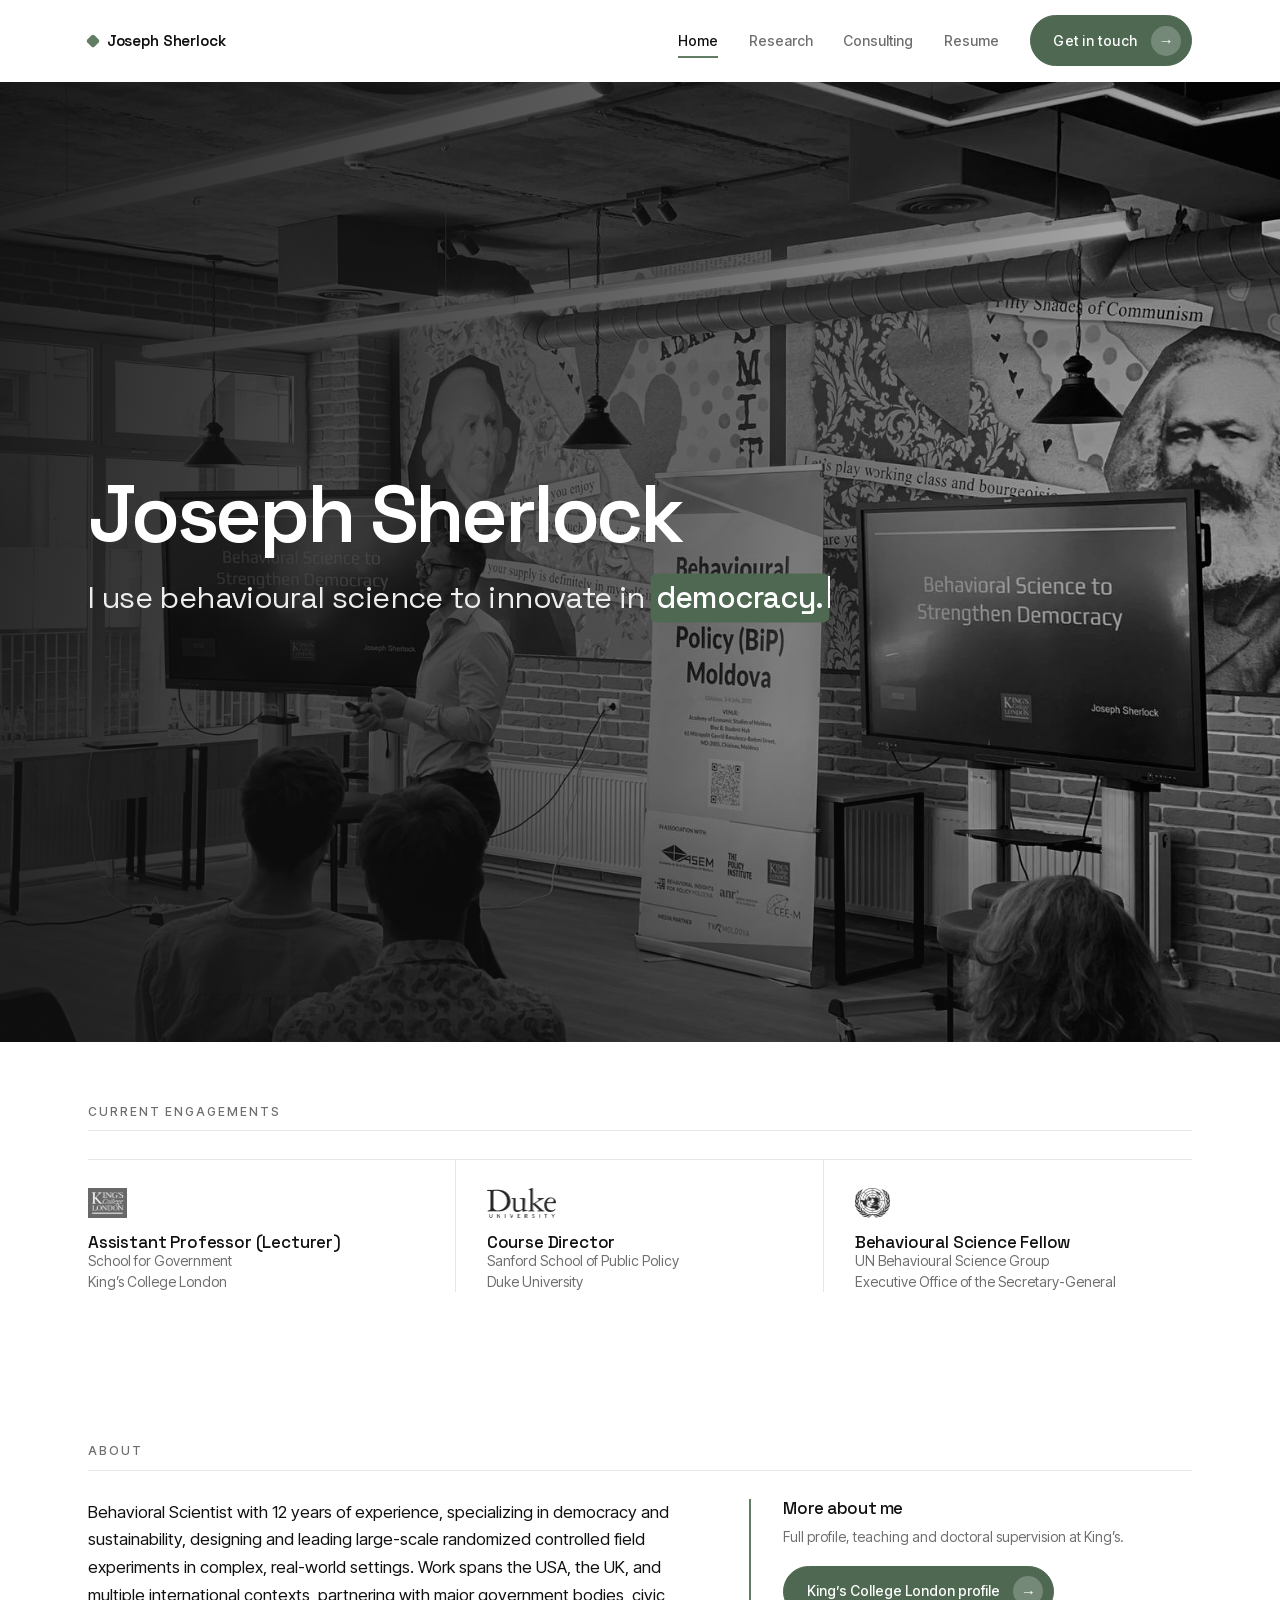
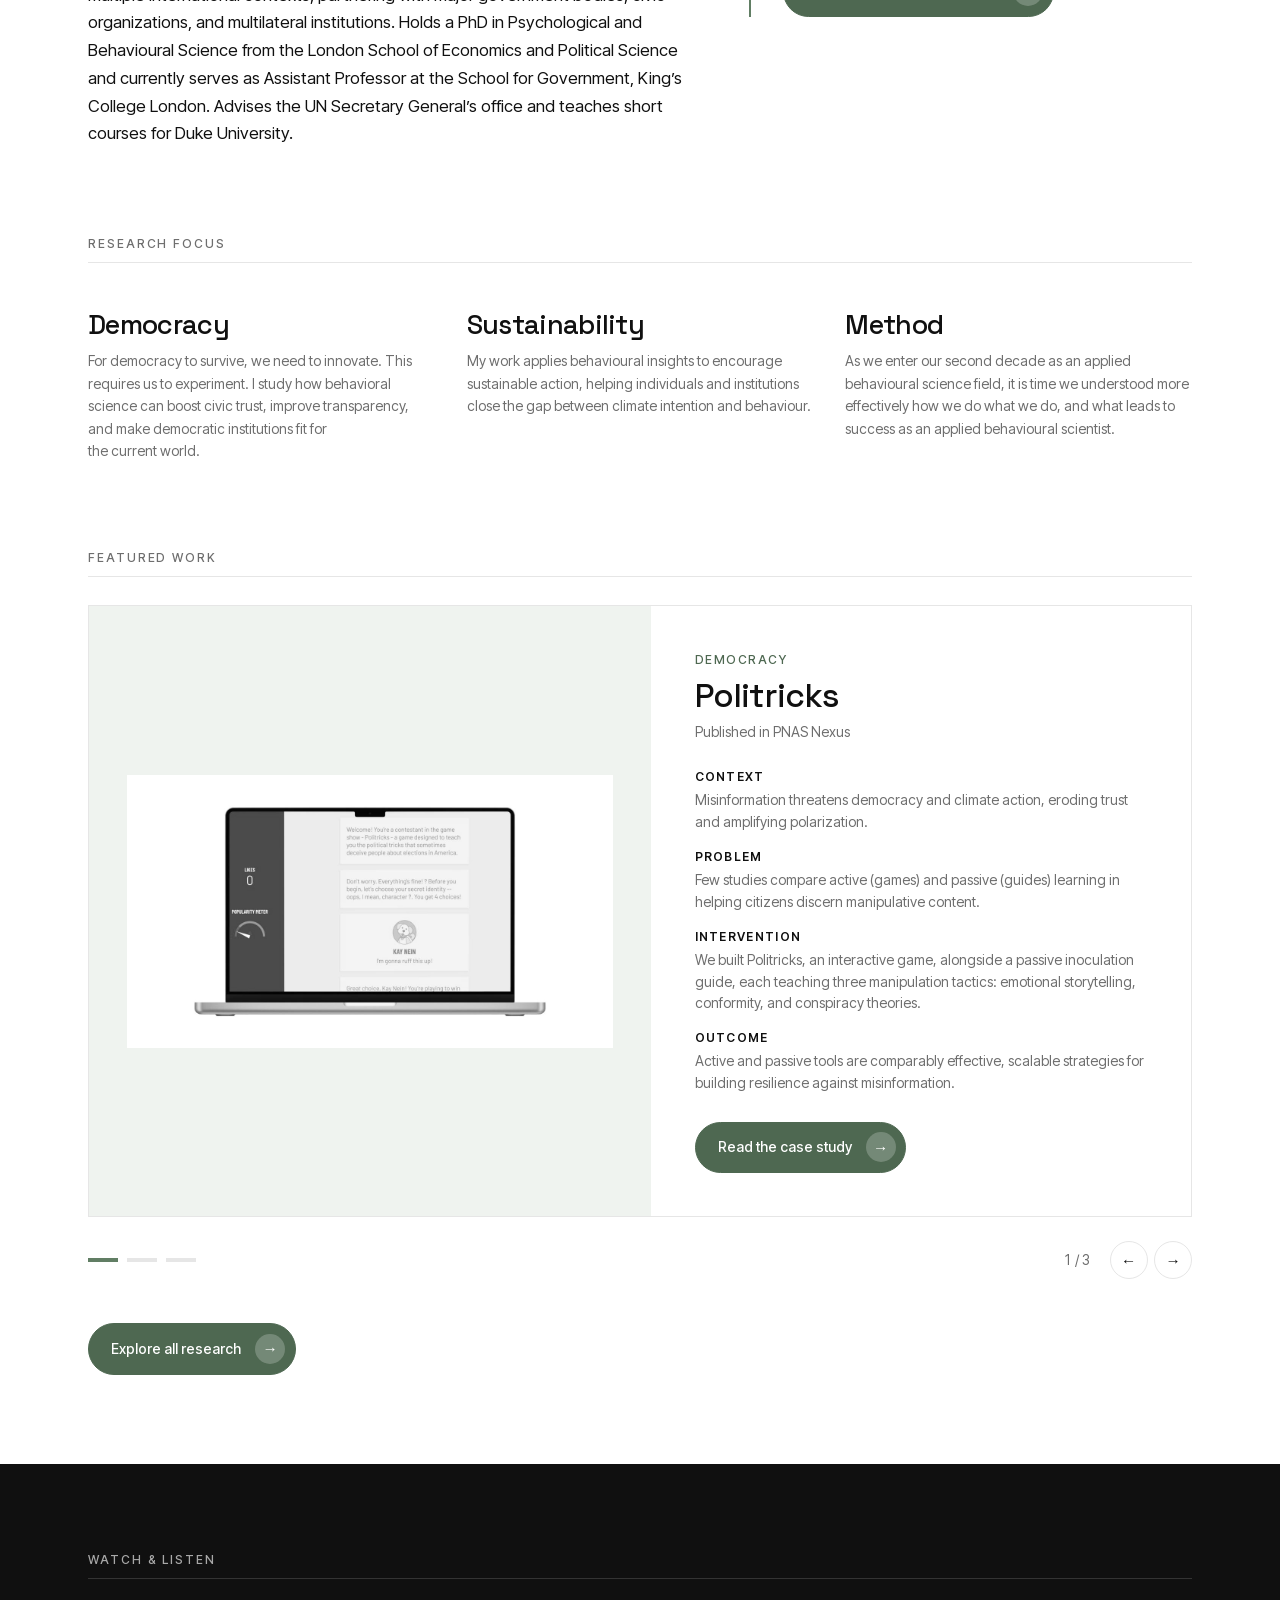
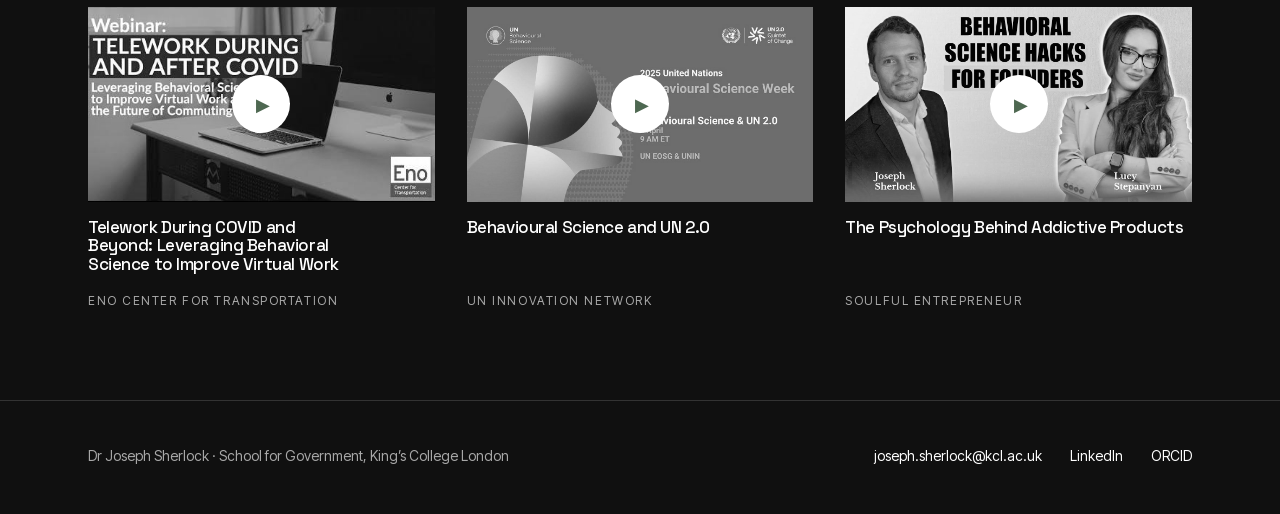
<file: index.html>
<!doctype html>
<html lang="en">
<head>
<meta charset="utf-8">
<meta name="viewport" content="width=device-width, initial-scale=1">
<title>Joseph Sherlock | Behavioural Science and Public Policy</title>
<meta name="description" content="Assistant Professor at King’s College London, behavioral scientist in a public policy school with 12 years’ experience running randomized controlled trials. I focus on using behavioral science as a vehicle to innovate in civic society.">
<meta property="og:title" content="Joseph Sherlock | Behavioural Science and Public Policy">
<meta property="og:description" content="Assistant Professor at King’s College London, behavioral scientist in a public policy school with 12 years’ experience running randomized controlled trials. I focus on using behavioral science as a vehicle to innovate in civic society.">
<meta property="og:type" content="website">
<meta name="theme-color" content="#101010">
<link rel="stylesheet" href="css/style.css">
</head>
<body>

<header class="masthead">
  <div class="wrap">
    <a class="wordmark" href="index.html">Joseph Sherlock</a>
    <div class="head-right">
      <nav class="nav" aria-label="Primary">
        <a href="index.html" aria-current="page">Home</a>
        <a href="research.html">Research</a>
        <a href="consulting.html">Consulting</a>
        <a href="resume.html">Resume</a>
      </nav>
      <a class="btn btn-sm" href="mailto:joseph.sherlock@kcl.ac.uk?subject=Hello">Get in touch <span class="ico" aria-hidden="true">→</span></a>
    </div>
  </div>
</header>

<main>

<section class="banner">
  <div class="banner-media">
    <img src="img/banner-1600.jpg"
         srcset="img/banner-1000.jpg 1000w, img/banner-1600.jpg 1600w, img/banner-2400.jpg 2400w"
         sizes="100vw" width="2048" height="1283"
         alt="Joseph Sherlock presenting research on behavioural science and democracy">
  </div>
  <div class="wrap">
    <div class="banner-inner">
      <h1>Joseph Sherlock</h1>
      <p class="banner-lede">
        <span>I use behavioural science to innovate&nbsp;in</span>
        <span class="tw-slot"><span class="tw" data-phrases='["democracy.","sustainability.","civic trust.","public policy.","elections."]'>democracy.</span></span>
      </p>
    </div>
  </div>
</section>

<section class="section" style="padding-block: clamp(2.5rem,5vw,4rem)">
  <div class="wrap">
    <h2 class="eyebrow">Current engagements</h2>
    <div class="eng-grid">
      <div class="engagement">
        <img src="img/logos/kcl.png" alt="King’s College London" height="30">
        <div>
          <h3>Assistant Professor&nbsp;(Lecturer)</h3>
          <p><span>School for Government</span><span>King’s College London</span></p>
        </div>
      </div>
      <div class="engagement">
        <img src="img/logos/duke-dark.png" alt="Duke University" height="30">
        <div>
          <h3>Course&nbsp;Director</h3>
          <p><span>Sanford School of Public Policy</span><span>Duke University</span></p>
        </div>
      </div>
      <div class="engagement">
        <img src="img/logos/un-dark.png" alt="Executive Office of the Secretary-General" height="30">
        <div>
          <h3>Behavioural Science&nbsp;Fellow</h3>
          <p><span>UN Behavioural Science Group</span><span>Executive Office of the Secretary-General</span></p>
        </div>
      </div>
    </div>
  </div>
</section>

<section class="section">
  <div class="wrap">
    <h2 class="eyebrow">About</h2>
    <div class="about rv">
      <div>
        <p>Behavioral Scientist with 12 years of experience, specializing in democracy and sustainability, designing and leading large-scale randomized controlled field experiments in complex, real-world settings. Work spans the USA, the UK, and multiple international contexts, partnering with major government bodies, civic organizations, and multilateral institutions. Holds a PhD in Psychological and Behavioural Science from the London School of Economics and Political Science and currently serves as Assistant Professor at the School for Government, King’s College London. Advises the UN Secretary General’s office and teaches short courses for Duke&nbsp;University.</p>
      </div>
      <div class="about-side">
        <h3>More about me</h3>
        <p>Full profile, teaching and doctoral supervision at King’s.</p>
        <a class="btn" href="https://www.kcl.ac.uk/people/joseph-sherlock">King’s College London profile <span class="ico" aria-hidden="true">→</span></a>
      </div>
    </div>
  </div>
</section>

<section class="section" style="padding-top:0">
  <div class="wrap">
    <h2 class="eyebrow">Research focus</h2>
    <div class="focus-grid">
      <div class="focus-item rv">
        <h3>Democracy</h3>
        <p>For democracy to survive, we need to innovate. This requires us to experiment. I study how behavioral science can boost civic trust, improve transparency, and make democratic institutions fit for the current&nbsp;world.</p>
      </div>
      <div class="focus-item rv">
        <h3>Sustainability</h3>
        <p>My work applies behavioural insights to encourage sustainable action, helping individuals and institutions close the gap between climate intention and&nbsp;behaviour.</p>
      </div>
      <div class="focus-item rv">
        <h3>Method</h3>
        <p>As we enter our second decade as an applied behavioural science field, it is time we understood more effectively how we do what we do, and what leads to success as an applied behavioural&nbsp;scientist.</p>
      </div>
    </div>
  </div>
</section>

<section class="section" style="padding-top:0">
  <div class="wrap">
    <h2 class="eyebrow">Featured work</h2>
  <div class="stage" id="home-stage" data-stage>
    <div class="slides">
      <a class="slide is-on" href="https://academic.oup.com/pnasnexus/article/4/8/pgaf245/8228644">
        <span class="slide-media"><img src="img/projects/politricks.jpg" alt="" ></span>
        <span class="slide-body">
          <span class="slide-theme">Democracy</span>
          <h3>Politricks</h3>
          <span class="slide-kicker">Published in PNAS Nexus</span>
          <dl>
            <dt>Context</dt>
            <dd>Misinformation threatens democracy and climate action, eroding trust and amplifying&nbsp;polarization.</dd>
            <dt>Problem</dt>
            <dd>Few studies compare active (games) and passive (guides) learning in helping citizens discern manipulative&nbsp;content.</dd>
            <dt>Intervention</dt>
            <dd>We built Politricks, an interactive game, alongside a passive inoculation guide, each teaching three manipulation tactics: emotional storytelling, conformity, and conspiracy&nbsp;theories.</dd>
            <dt>Outcome</dt>
            <dd>Active and passive tools are comparably effective, scalable strategies for building resilience against misinformation.</dd>
          </dl>
          <span class="btn slide-cta">Read the case study <span class="ico" aria-hidden="true">→</span></span>
        </span>
      </a>
      <a class="slide" href="https://www.researchsquare.com/article/rs-7153108/v1" aria-hidden="true" tabindex="-1">
        <span class="slide-media"><img src="img/projects/p2.jpg" alt="" loading="lazy"></span>
        <span class="slide-body">
          <span class="slide-theme">Democracy</span>
          <h3>Operational Transparency in&nbsp;Elections</h3>
          <span class="slide-kicker">Preprint · under review at Nature Human Behaviour</span>
          <dl>
            <dt>Context</dt>
            <dd>Democracies face declining trust fuelled by polarization, misinformation, and hidden election&nbsp;processes.</dd>
            <dt>Problem</dt>
            <dd>Voters often misinterpret how elections work, leading to scepticism and&nbsp;disengagement.</dd>
            <dt>Intervention</dt>
            <dd>Applying behavioural insights to increase operational transparency, redesign ballots for usability, and work with election officials to test communication and procedural&nbsp;reforms.</dd>
            <dt>Outcome</dt>
            <dd>Evidence-based, incremental interventions make democratic systems more understandable and trustworthy, reducing misinformation’s impact and strengthening confidence in&nbsp;elections.</dd>
          </dl>
          <span class="btn slide-cta">Read the case study <span class="ico" aria-hidden="true">→</span></span>
        </span>
      </a>
      <a class="slide" href="https://journals.plos.org/plosone/article?id=10.1371/journal.pone.0292532" aria-hidden="true" tabindex="-1">
        <span class="slide-media"><img src="img/projects/p3.jpg" alt="" loading="lazy"></span>
        <span class="slide-body">
          <span class="slide-theme">Behavioural insights</span>
          <h3>COVID-19 Vaccination in&nbsp;Ghana</h3>
          <span class="slide-kicker">Published in PLOS ONE</span>
          <dl>
            <dt>Context</dt>
            <dd>Ghana faced vaccine hesitancy despite availability, with uptake shaped by social and cultural&nbsp;factors.</dd>
            <dt>Problem</dt>
            <dd>Traditional drivers such as provider recommendations were unexpectedly less predictive; family and religious leaders influenced decisions far&nbsp;more.</dd>
            <dt>Intervention</dt>
            <dd>A two-part study surveyed 1,494 people and tested behaviourally informed message frames (fear, altruism, social norms) delivered through trusted&nbsp;messengers.</dd>
            <dt>Outcome</dt>
            <dd>Tailoring strategies to leverage social trust and context-specific nudges can increase vaccine uptake in&nbsp;Ghana.</dd>
          </dl>
          <span class="btn slide-cta">Read the case study <span class="ico" aria-hidden="true">→</span></span>
        </span>
      </a>
    </div>
    <div class="stage-bar">
      <div class="dots" role="tablist" aria-label="Featured case studies">
        <button class="dot" data-go="0" aria-current="true"><span class="sr">Politricks</span></button>
        <button class="dot" data-go="1" aria-current="false"><span class="sr">Operational Transparency in Elections</span></button>
        <button class="dot" data-go="2" aria-current="false"><span class="sr">COVID-19 Vaccination in Ghana</span></button>
      </div>
      <span class="stage-count"><span data-cur>1</span> / 3</span>
      <div class="stage-nav">
        <button data-prev aria-label="Previous case study">←</button>
        <button data-next aria-label="Next case study">→</button>
      </div>
    </div>
  </div>
    <p style="margin-top:2.75rem"><a class="btn" href="research.html">Explore all research <span class="ico" aria-hidden="true">→</span></a></p>
  </div>
</section>

<section class="section on-dark">
  <div class="wrap">
    <h2 class="eyebrow">Watch &amp; listen</h2>
    <div class="cards cards-3">
      <button class="video card rv" data-video="eU4TvbJpxKc" data-title="Telework During COVID and Beyond: Leveraging Behavioral Science to Improve Virtual Work">
        <span class="card-media">
          <img src="img/video/eU4TvbJpxKc.jpg" alt="" loading="lazy" width="1280" height="720">
          <span class="play" aria-hidden="true">▶</span>
        </span>
        <h3>Telework During COVID and Beyond: Leveraging Behavioral Science to Improve Virtual&nbsp;Work</h3>
        <p class="kicker">Eno Center for Transportation</p>
      </button>
      <button class="video card rv" data-video="rzvtYv6d5f0" data-title="Behavioural Science and UN 2.0">
        <span class="card-media">
          <img src="img/video/rzvtYv6d5f0.jpg" alt="" loading="lazy" width="1280" height="720">
          <span class="play" aria-hidden="true">▶</span>
        </span>
        <h3>Behavioural Science and UN&nbsp;2.0</h3>
        <p class="kicker">UN Innovation Network</p>
      </button>
      <button class="video card rv" data-video="7mDcn3nL-nU" data-title="The Psychology Behind Addictive Products">
        <span class="card-media">
          <img src="img/video/7mDcn3nL-nU.jpg" alt="" loading="lazy" width="1280" height="720">
          <span class="play" aria-hidden="true">▶</span>
        </span>
        <h3>The Psychology Behind Addictive&nbsp;Products</h3>
        <p class="kicker">Soulful Entrepreneur</p>
      </button>
    </div>
  </div>
</section>

</main>

<footer class="foot">
  <div class="wrap">
    <p>Dr Joseph Sherlock · School for Government, King’s College London</p>
    <div class="foot-links">
      <a class="link" href="mailto:joseph.sherlock@kcl.ac.uk">joseph.sherlock@kcl.ac.uk</a>
      <a class="link" href="https://www.linkedin.com/in/joseph-sherlock-95576640/">LinkedIn</a>
      <a class="link" href="https://orcid.org/0009-0000-3718-0373">ORCID</a>
    </div>
  </div>
</footer>

<script src="js/site.js" defer></script>
</body>
</html>
</file>
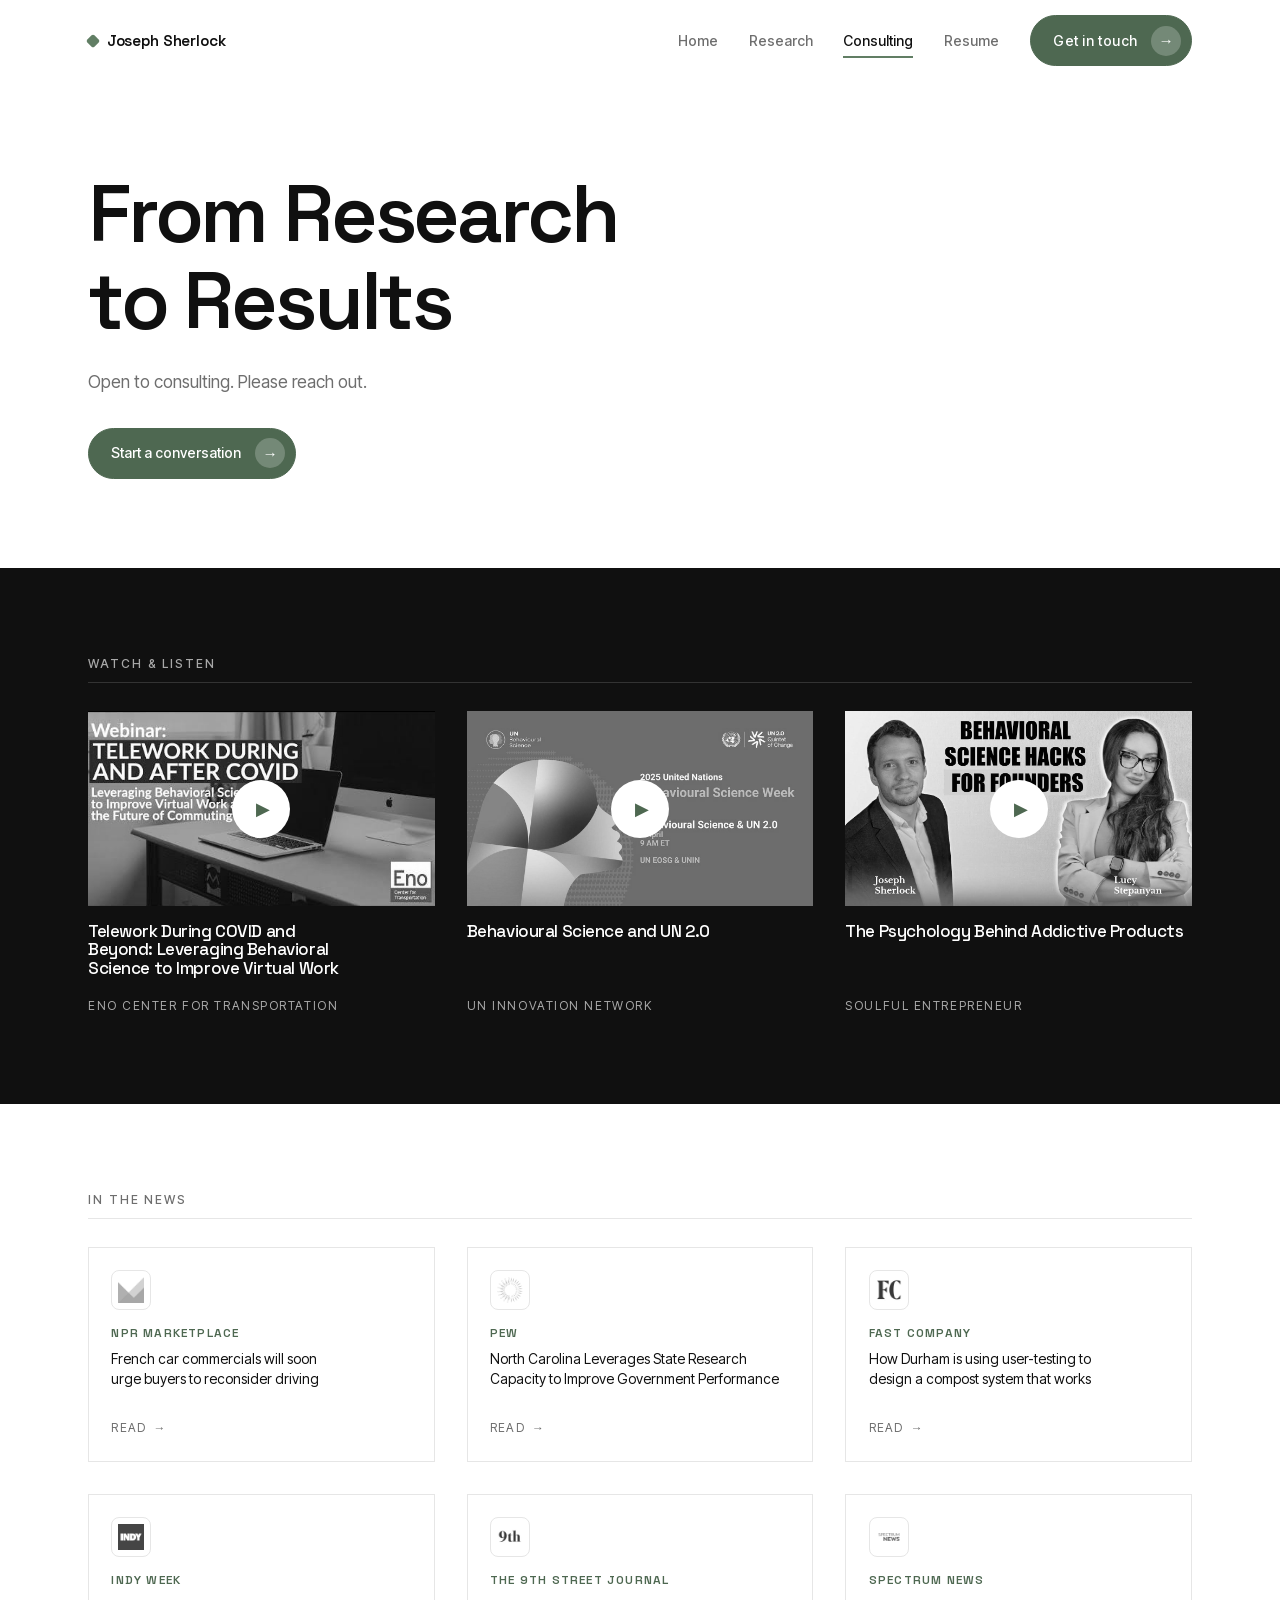
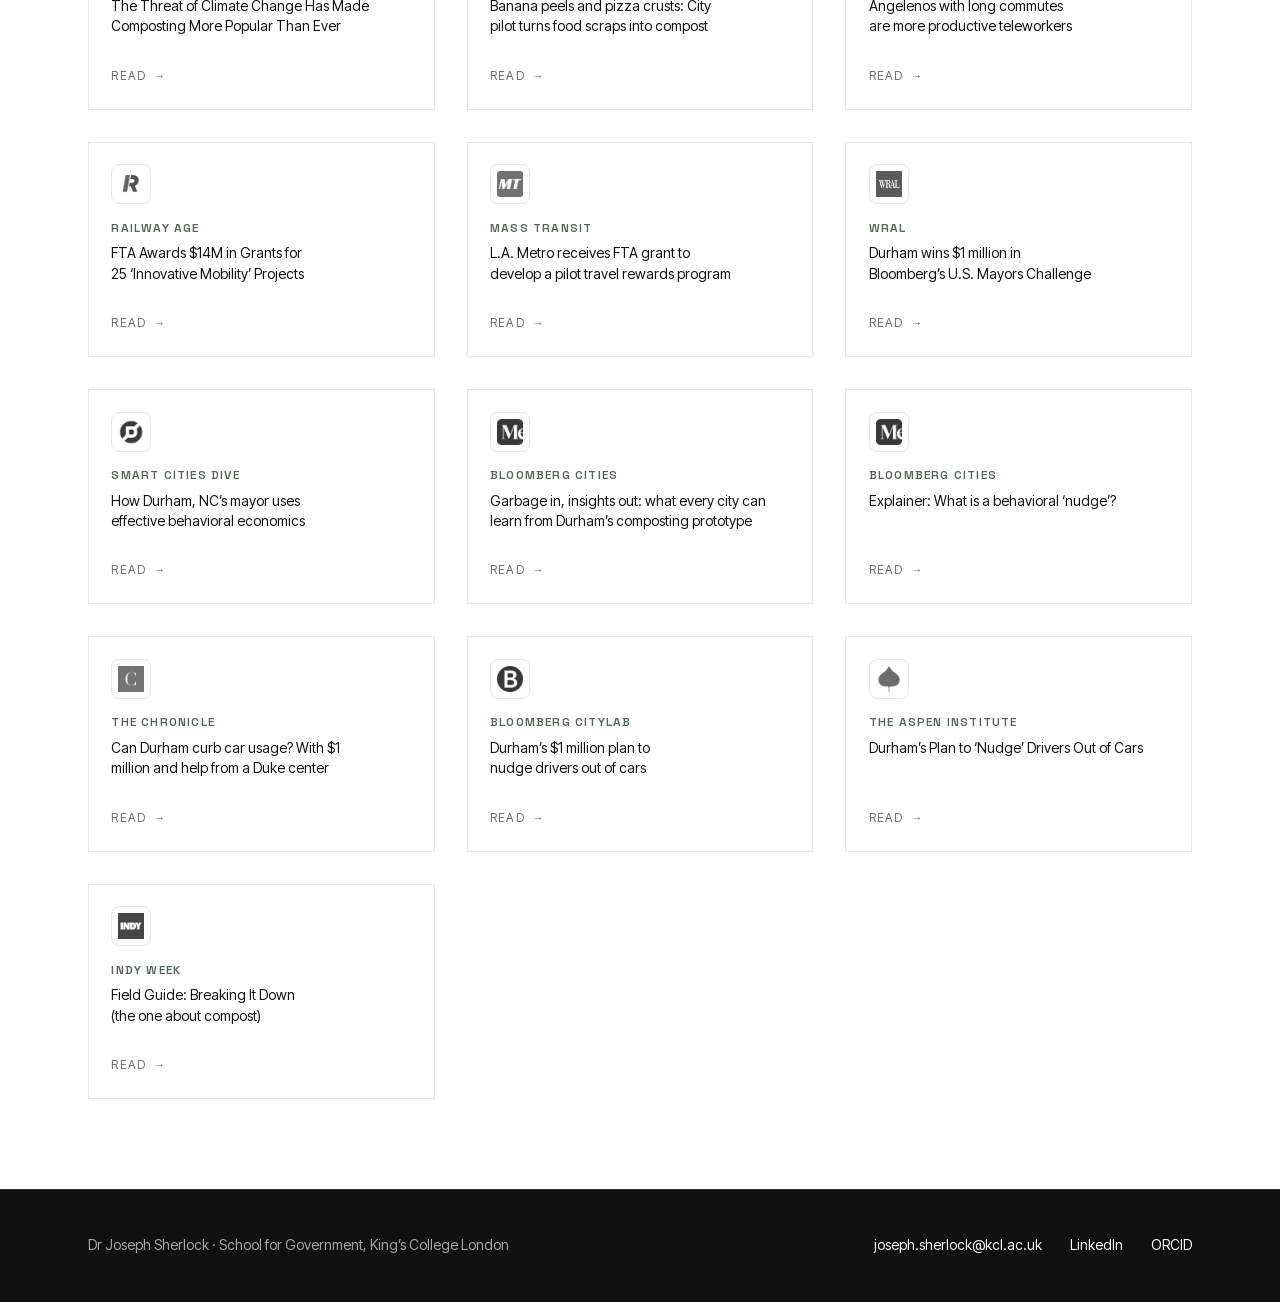
<file: consulting.html>
<!doctype html>
<html lang="en">
<head>
<meta charset="utf-8">
<meta name="viewport" content="width=device-width, initial-scale=1">
<title>Consulting | Joseph Sherlock</title>
<meta name="description" content="From research to results. Open to consulting on behavioural science in public policy.">
<meta property="og:title" content="Consulting | Joseph Sherlock">
<meta property="og:description" content="From research to results. Open to consulting on behavioural science in public policy.">
<meta property="og:type" content="website">
<meta name="theme-color" content="#101010">
<link rel="stylesheet" href="css/style.css">
</head>
<body>

<header class="masthead">
  <div class="wrap">
    <a class="wordmark" href="index.html">Joseph Sherlock</a>
    <div class="head-right">
      <nav class="nav" aria-label="Primary">
        <a href="index.html">Home</a>
        <a href="research.html">Research</a>
        <a href="consulting.html" aria-current="page">Consulting</a>
        <a href="resume.html">Resume</a>
      </nav>
      <a class="btn btn-sm" href="mailto:joseph.sherlock@kcl.ac.uk?subject=Hello">Get in touch <span class="ico" aria-hidden="true">→</span></a>
    </div>
  </div>
</header>

<main>

<section class="section" style="padding-bottom:0">
  <div class="wrap">
    <h1 class="page-title">From Research to&nbsp;Results</h1>
    <p class="page-lede">Open to consulting. Please reach&nbsp;out.</p>
    <a class="btn" href="mailto:joseph.sherlock@kcl.ac.uk?subject=Consulting%20enquiry">Start a conversation <span class="ico" aria-hidden="true">→</span></a>
  </div>
</section>

<section class="section on-dark" style="margin-top:var(--section)">
  <div class="wrap">
    <h2 class="eyebrow">Watch &amp; listen</h2>
    <div class="cards cards-3">
      <button class="video card rv" data-video="eU4TvbJpxKc" data-title="Telework During COVID and Beyond: Leveraging Behavioral Science to Improve Virtual Work">
        <span class="card-media">
          <img src="img/video/eU4TvbJpxKc.jpg" alt="" loading="lazy" width="1280" height="720">
          <span class="play" aria-hidden="true">▶</span>
        </span>
        <h3>Telework During COVID and Beyond: Leveraging Behavioral Science to Improve Virtual&nbsp;Work</h3>
        <p class="kicker">Eno Center for Transportation</p>
      </button>
      <button class="video card rv" data-video="rzvtYv6d5f0" data-title="Behavioural Science and UN 2.0">
        <span class="card-media">
          <img src="img/video/rzvtYv6d5f0.jpg" alt="" loading="lazy" width="1280" height="720">
          <span class="play" aria-hidden="true">▶</span>
        </span>
        <h3>Behavioural Science and UN&nbsp;2.0</h3>
        <p class="kicker">UN Innovation Network</p>
      </button>
      <button class="video card rv" data-video="7mDcn3nL-nU" data-title="The Psychology Behind Addictive Products">
        <span class="card-media">
          <img src="img/video/7mDcn3nL-nU.jpg" alt="" loading="lazy" width="1280" height="720">
          <span class="play" aria-hidden="true">▶</span>
        </span>
        <h3>The Psychology Behind Addictive&nbsp;Products</h3>
        <p class="kicker">Soulful Entrepreneur</p>
      </button>
    </div>
  </div>
</section>

<section class="section">
  <div class="wrap">
    <h2 class="eyebrow">In the news</h2>
    <div class="cards cards-3">
      <a class="news-card rv" href="https://www.marketplace.org/story/2022/01/14/french-car-commercials-will-soon-urge-buyers-to-reconsider-driving">
        <span class="news-logo"><img src="img/outlets/marketplace.png" alt="" loading="lazy" width="26" height="26"></span>
        <span>
          <span class="outlet">NPR Marketplace</span>
          <span class="headline">French car commercials will soon urge buyers to reconsider&nbsp;driving</span>
        </span>
        <span class="go">Read <span class="ar" aria-hidden="true">→</span></span>
      </a>
      <a class="news-card rv" href="https://www.pew.org/en/research-and-analysis/articles/2021/02/18/north-carolina-leverages-state-research-capacity-to-improve-government-performance">
        <span class="news-logo"><img src="img/outlets/pew.png" alt="" loading="lazy" width="26" height="26"></span>
        <span>
          <span class="outlet">Pew</span>
          <span class="headline">North Carolina Leverages State Research Capacity to Improve Government&nbsp;Performance</span>
        </span>
        <span class="go">Read <span class="ar" aria-hidden="true">→</span></span>
      </a>
      <a class="news-card rv" href="https://www.fastcompany.com/90416857/how-durham-is-using-user-testing-to-design-a-compost-system-that-works">
        <span class="news-logo"><img src="img/outlets/fastcompany.png" alt="" loading="lazy" width="26" height="26"></span>
        <span>
          <span class="outlet">Fast Company</span>
          <span class="headline">How Durham is using user-testing to design a compost system that&nbsp;works</span>
        </span>
        <span class="go">Read <span class="ar" aria-hidden="true">→</span></span>
      </a>
      <a class="news-card rv" href="https://indyweek.com/news/northcarolina/climate-change-compost-industry-compostnow/">
        <span class="news-logo"><img src="img/outlets/indyweek.png" alt="" loading="lazy" width="26" height="26"></span>
        <span>
          <span class="outlet">Indy Week</span>
          <span class="headline">The Threat of Climate Change Has Made Composting More Popular Than&nbsp;Ever</span>
        </span>
        <span class="go">Read <span class="ar" aria-hidden="true">→</span></span>
      </a>
      <a class="news-card rv" href="https://9thstreetjournal.org/2022/07/06/banana-peels-and-pizza-crusts-city-pilot-program-turns-food-scraps-into-compost/">
        <span class="news-logo"><img src="img/outlets/ninthstreet.png" alt="" loading="lazy" width="26" height="26"></span>
        <span>
          <span class="outlet">The 9th Street Journal</span>
          <span class="headline">Banana peels and pizza crusts: City pilot turns food scraps into&nbsp;compost</span>
        </span>
        <span class="go">Read <span class="ar" aria-hidden="true">→</span></span>
      </a>
      <a class="news-card rv" href="https://spectrumnews1.com/ca/southern-california/transportation/2021/05/11/angelenos-with-long-commutes-are-more-productive-teleworkers">
        <span class="news-logo"><img src="img/outlets/spectrum.png" alt="" loading="lazy" width="26" height="26"></span>
        <span>
          <span class="outlet">Spectrum News</span>
          <span class="headline">Angelenos with long commutes are more productive&nbsp;teleworkers</span>
        </span>
        <span class="go">Read <span class="ar" aria-hidden="true">→</span></span>
      </a>
      <a class="news-card rv" href="https://www.railwayage.com/passenger/fta-awards-14m-in-grants-for-25-innovative-mobility-projects/">
        <span class="news-logo"><img src="img/outlets/railwayage.png" alt="" loading="lazy" width="26" height="26"></span>
        <span>
          <span class="outlet">Railway Age</span>
          <span class="headline">FTA Awards $14M in Grants for 25 ‘Innovative Mobility’&nbsp;Projects</span>
        </span>
        <span class="go">Read <span class="ar" aria-hidden="true">→</span></span>
      </a>
      <a class="news-card rv" href="https://www.masstransitmag.com/technology/miscellaneous/press-release/21153842/los-angeles-county-metropolitan-transportation-authority-metro-la-metro-receives-fta-grant-to-develop-a-pilot-travel-rewards-program">
        <span class="news-logo"><img src="img/outlets/masstransit.png" alt="" loading="lazy" width="26" height="26"></span>
        <span>
          <span class="outlet">Mass Transit</span>
          <span class="headline">L.A. Metro receives FTA grant to develop a pilot travel rewards&nbsp;program</span>
        </span>
        <span class="go">Read <span class="ar" aria-hidden="true">→</span></span>
      </a>
      <a class="news-card rv" href="https://www.wral.com/durham-wins-1-million-in-bloomberg-s-u-s-mayors-challenge/17954533/">
        <span class="news-logo"><img src="img/outlets/wral.png" alt="" loading="lazy" width="26" height="26"></span>
        <span>
          <span class="outlet">WRAL</span>
          <span class="headline">Durham wins $1 million in Bloomberg’s U.S. Mayors&nbsp;Challenge</span>
        </span>
        <span class="go">Read <span class="ar" aria-hidden="true">→</span></span>
      </a>
      <a class="news-card rv" href="https://www.smartcitiesdive.com/news/how-durham-ncs-mayor-uses-effective-behavioral-economics/564993/">
        <span class="news-logo"><img src="img/outlets/smartcities.png" alt="" loading="lazy" width="26" height="26"></span>
        <span>
          <span class="outlet">Smart Cities Dive</span>
          <span class="headline">How Durham, NC’s mayor uses effective behavioral&nbsp;economics</span>
        </span>
        <span class="go">Read <span class="ar" aria-hidden="true">→</span></span>
      </a>
      <a class="news-card rv" href="https://bloombergcities.medium.com/garbage-in-insights-out-what-every-city-can-learn-from-durhams-composting-prototype-32e4982fc778">
        <span class="news-logo"><img src="img/outlets/bloombergcities.png" alt="" loading="lazy" width="26" height="26"></span>
        <span>
          <span class="outlet">Bloomberg Cities</span>
          <span class="headline">Garbage in, insights out: what every city can learn from Durham’s composting&nbsp;prototype</span>
        </span>
        <span class="go">Read <span class="ar" aria-hidden="true">→</span></span>
      </a>
      <a class="news-card rv" href="https://bloombergcities.medium.com/explainer-what-is-a-behavioral-nudge-f32150149deb">
        <span class="news-logo"><img src="img/outlets/bloombergcities.png" alt="" loading="lazy" width="26" height="26"></span>
        <span>
          <span class="outlet">Bloomberg Cities</span>
          <span class="headline">Explainer: What is a behavioral&nbsp;‘nudge’?</span>
        </span>
        <span class="go">Read <span class="ar" aria-hidden="true">→</span></span>
      </a>
      <a class="news-card rv" href="https://www.dukechronicle.com/article/2018/11/can-durham-cut-car-usage-with-1-million-bloomberg-grant-mayor-steve-schewel-thinks-so">
        <span class="news-logo"><img src="img/outlets/chronicle.png" alt="" loading="lazy" width="26" height="26"></span>
        <span>
          <span class="outlet">The Chronicle</span>
          <span class="headline">Can Durham curb car usage? With $1 million and help from a Duke&nbsp;center</span>
        </span>
        <span class="go">Read <span class="ar" aria-hidden="true">→</span></span>
      </a>
      <a class="news-card rv" href="https://www.bloomberg.com/news/articles/2018-10-30/durham-s-1-million-plan-to-nudge-drivers-out-of-cars">
        <span class="news-logo"><img src="img/outlets/bloomberg.png" alt="" loading="lazy" width="26" height="26"></span>
        <span>
          <span class="outlet">Bloomberg CityLab</span>
          <span class="headline">Durham’s $1 million plan to nudge drivers out of&nbsp;cars</span>
        </span>
        <span class="go">Read <span class="ar" aria-hidden="true">→</span></span>
      </a>
      <a class="news-card rv" href="https://www.aspeninstitute.org/blog-posts/durhams-plan-to-nudge-drivers-out-of-cars/">
        <span class="news-logo"><img src="img/outlets/aspen.png" alt="" loading="lazy" width="26" height="26"></span>
        <span>
          <span class="outlet">The Aspen Institute</span>
          <span class="headline">Durham’s Plan to ‘Nudge’ Drivers Out of&nbsp;Cars</span>
        </span>
        <span class="go">Read <span class="ar" aria-hidden="true">→</span></span>
      </a>
      <a class="news-card rv" href="https://indyweek.com/newsletter/field-guide-breaking-it-down-the-one-about-compost/">
        <span class="news-logo"><img src="img/outlets/indyweek.png" alt="" loading="lazy" width="26" height="26"></span>
        <span>
          <span class="outlet">Indy Week</span>
          <span class="headline">Field Guide: Breaking It Down (the one about&nbsp;compost)</span>
        </span>
        <span class="go">Read <span class="ar" aria-hidden="true">→</span></span>
      </a>
    </div>
  </div>
</section>

</main>

<footer class="foot">
  <div class="wrap">
    <p>Dr Joseph Sherlock · School for Government, King’s College London</p>
    <div class="foot-links">
      <a class="link" href="mailto:joseph.sherlock@kcl.ac.uk">joseph.sherlock@kcl.ac.uk</a>
      <a class="link" href="https://www.linkedin.com/in/joseph-sherlock-95576640/">LinkedIn</a>
      <a class="link" href="https://orcid.org/0009-0000-3718-0373">ORCID</a>
    </div>
  </div>
</footer>

<script src="js/site.js" defer></script>
</body>
</html>
</file>
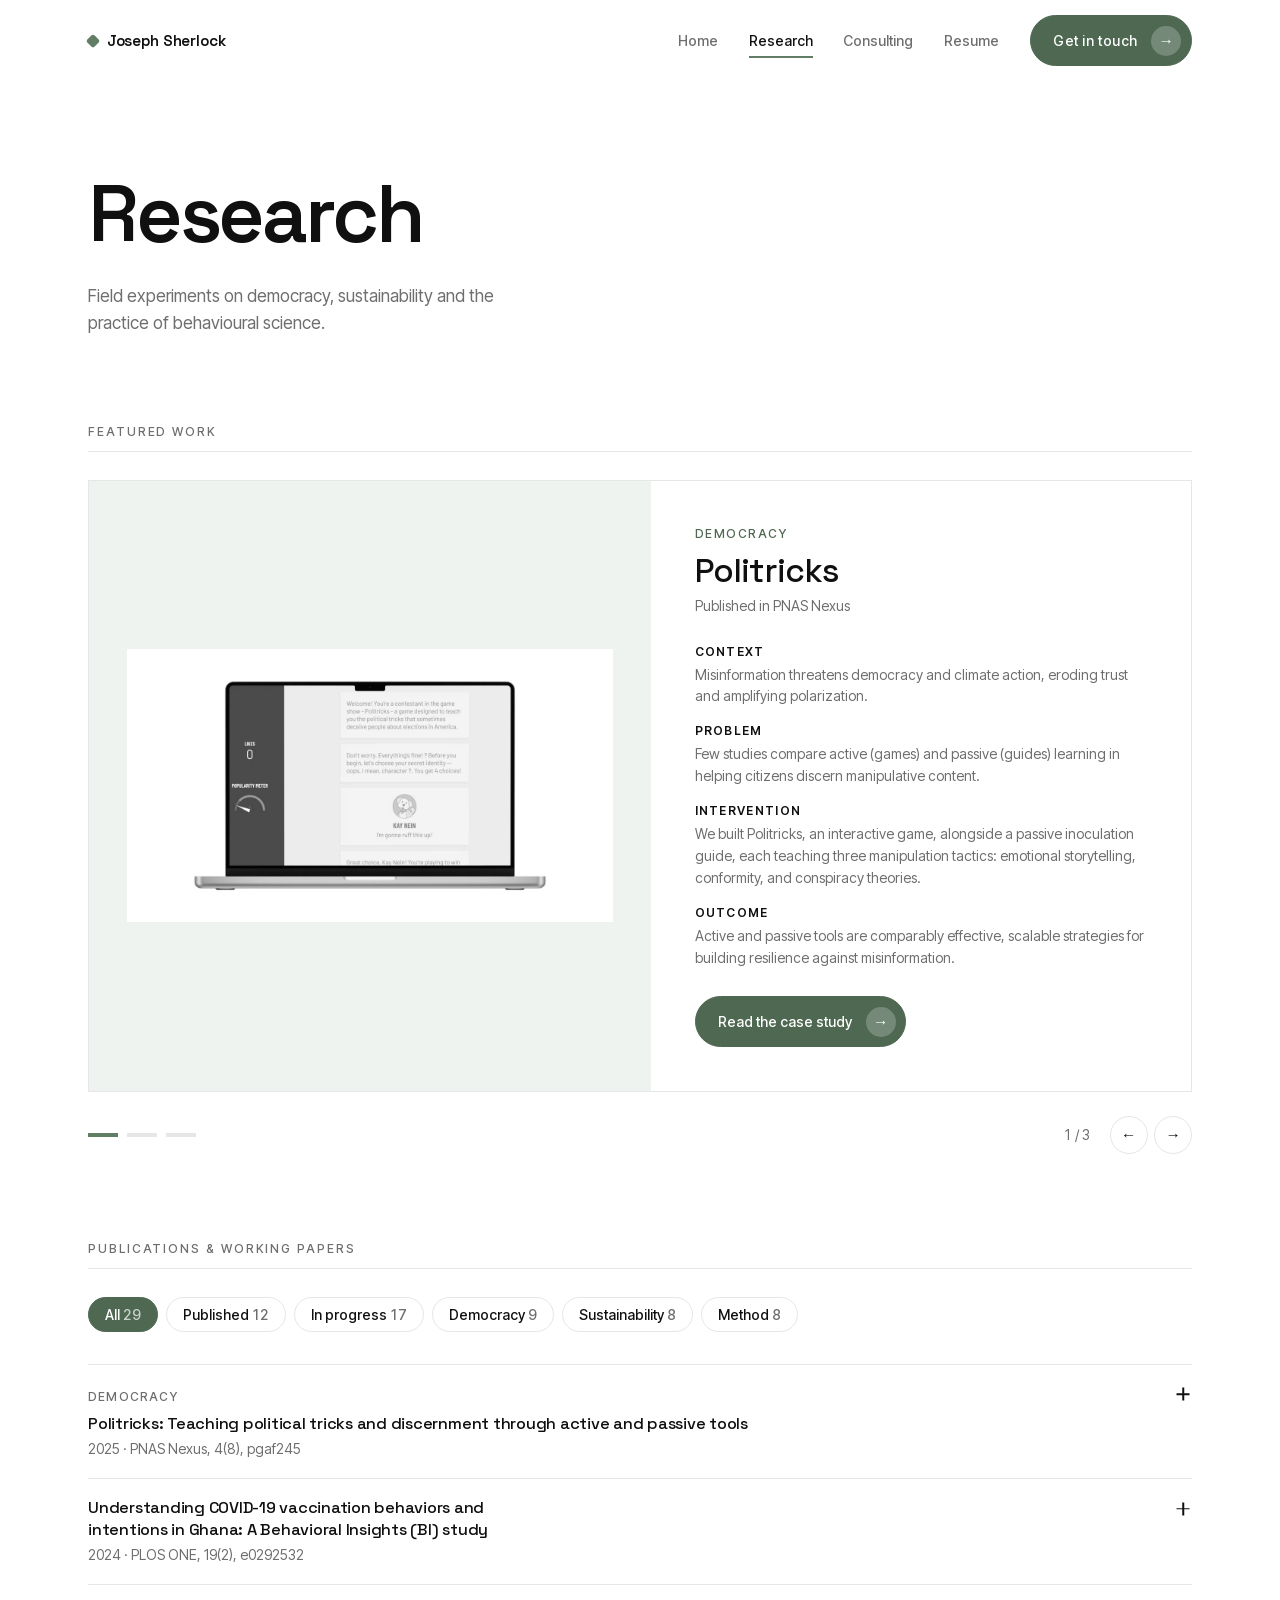
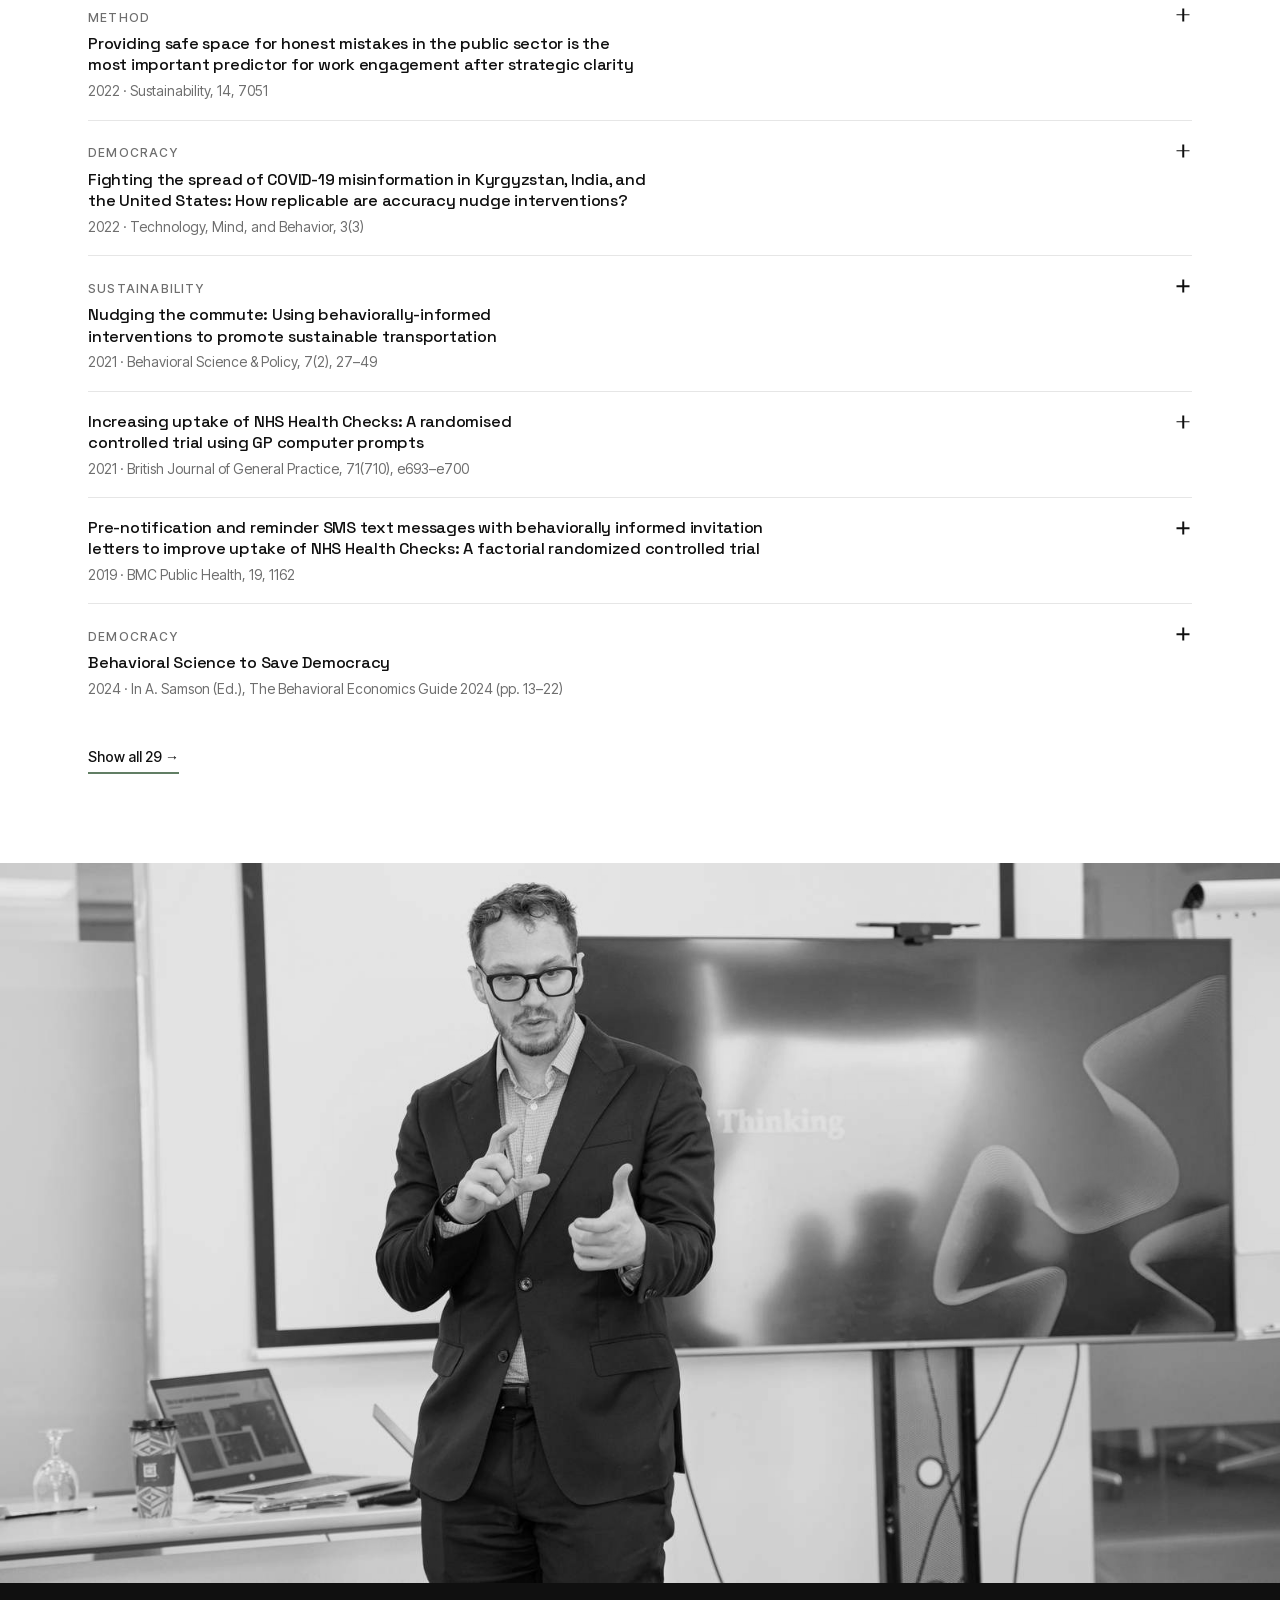
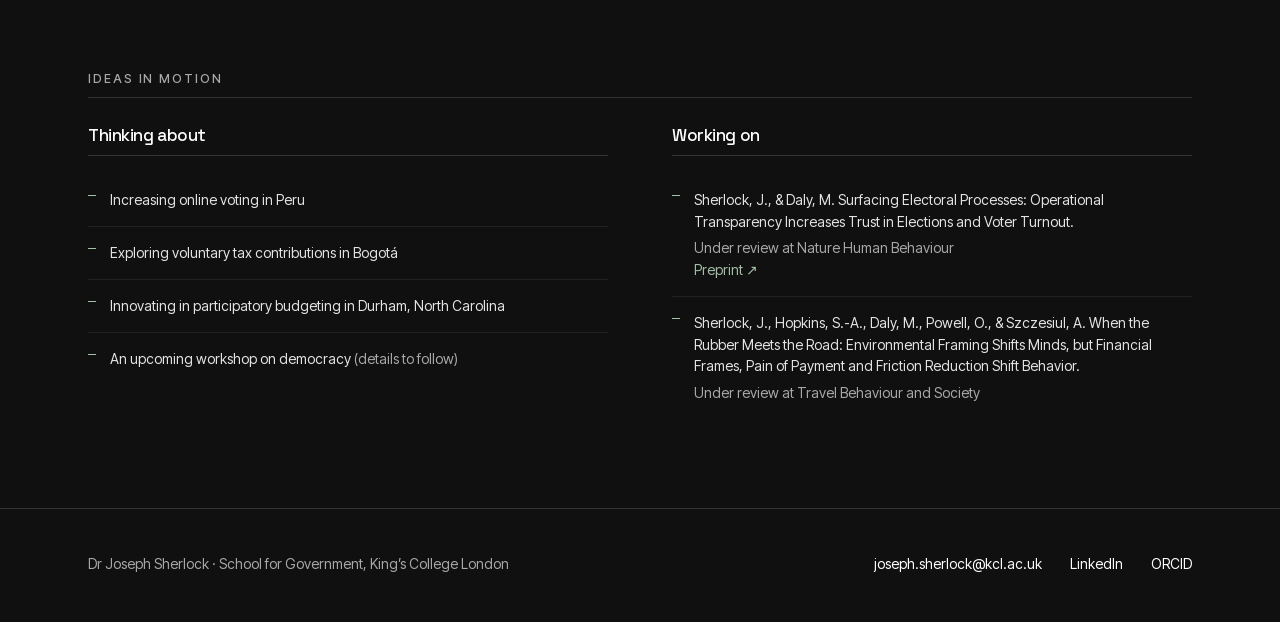
<file: research.html>
<!doctype html>
<html lang="en">
<head>
<meta charset="utf-8">
<meta name="viewport" content="width=device-width, initial-scale=1">
<title>Research | Joseph Sherlock</title>
<meta name="description" content="Publications, working papers and field experiments on democracy, sustainability and the science of behavioural science.">
<meta property="og:title" content="Research | Joseph Sherlock">
<meta property="og:description" content="Publications, working papers and field experiments on democracy, sustainability and the science of behavioural science.">
<meta property="og:type" content="website">
<meta name="theme-color" content="#101010">
<link rel="stylesheet" href="css/style.css">
</head>
<body>

<header class="masthead">
  <div class="wrap">
    <a class="wordmark" href="index.html">Joseph Sherlock</a>
    <div class="head-right">
      <nav class="nav" aria-label="Primary">
        <a href="index.html">Home</a>
        <a href="research.html" aria-current="page">Research</a>
        <a href="consulting.html">Consulting</a>
        <a href="resume.html">Resume</a>
      </nav>
      <a class="btn btn-sm" href="mailto:joseph.sherlock@kcl.ac.uk?subject=Hello">Get in touch <span class="ico" aria-hidden="true">→</span></a>
    </div>
  </div>
</header>

<main>

<section class="section" style="padding-bottom:0">
  <div class="wrap">
    <h1 class="page-title">Research</h1>
    <p class="page-lede">Field experiments on democracy, sustainability and the practice of behavioural&nbsp;science.</p>
    
  </div>
</section>

<section class="section">
  <div class="wrap">
    <h2 class="eyebrow">Featured work</h2>
  <div class="stage" id="res-stage" data-stage>
    <div class="slides">
      <a class="slide is-on" href="https://academic.oup.com/pnasnexus/article/4/8/pgaf245/8228644">
        <span class="slide-media"><img src="img/projects/politricks.jpg" alt="" ></span>
        <span class="slide-body">
          <span class="slide-theme">Democracy</span>
          <h3>Politricks</h3>
          <span class="slide-kicker">Published in PNAS Nexus</span>
          <dl>
            <dt>Context</dt>
            <dd>Misinformation threatens democracy and climate action, eroding trust and amplifying&nbsp;polarization.</dd>
            <dt>Problem</dt>
            <dd>Few studies compare active (games) and passive (guides) learning in helping citizens discern manipulative&nbsp;content.</dd>
            <dt>Intervention</dt>
            <dd>We built Politricks, an interactive game, alongside a passive inoculation guide, each teaching three manipulation tactics: emotional storytelling, conformity, and conspiracy&nbsp;theories.</dd>
            <dt>Outcome</dt>
            <dd>Active and passive tools are comparably effective, scalable strategies for building resilience against misinformation.</dd>
          </dl>
          <span class="btn slide-cta">Read the case study <span class="ico" aria-hidden="true">→</span></span>
        </span>
      </a>
      <a class="slide" href="https://www.researchsquare.com/article/rs-7153108/v1" aria-hidden="true" tabindex="-1">
        <span class="slide-media"><img src="img/projects/p2.jpg" alt="" loading="lazy"></span>
        <span class="slide-body">
          <span class="slide-theme">Democracy</span>
          <h3>Operational Transparency in&nbsp;Elections</h3>
          <span class="slide-kicker">Preprint · under review at Nature Human Behaviour</span>
          <dl>
            <dt>Context</dt>
            <dd>Democracies face declining trust fuelled by polarization, misinformation, and hidden election&nbsp;processes.</dd>
            <dt>Problem</dt>
            <dd>Voters often misinterpret how elections work, leading to scepticism and&nbsp;disengagement.</dd>
            <dt>Intervention</dt>
            <dd>Applying behavioural insights to increase operational transparency, redesign ballots for usability, and work with election officials to test communication and procedural&nbsp;reforms.</dd>
            <dt>Outcome</dt>
            <dd>Evidence-based, incremental interventions make democratic systems more understandable and trustworthy, reducing misinformation’s impact and strengthening confidence in&nbsp;elections.</dd>
          </dl>
          <span class="btn slide-cta">Read the case study <span class="ico" aria-hidden="true">→</span></span>
        </span>
      </a>
      <a class="slide" href="https://journals.plos.org/plosone/article?id=10.1371/journal.pone.0292532" aria-hidden="true" tabindex="-1">
        <span class="slide-media"><img src="img/projects/p3.jpg" alt="" loading="lazy"></span>
        <span class="slide-body">
          <span class="slide-theme">Behavioural insights</span>
          <h3>COVID-19 Vaccination in&nbsp;Ghana</h3>
          <span class="slide-kicker">Published in PLOS ONE</span>
          <dl>
            <dt>Context</dt>
            <dd>Ghana faced vaccine hesitancy despite availability, with uptake shaped by social and cultural&nbsp;factors.</dd>
            <dt>Problem</dt>
            <dd>Traditional drivers such as provider recommendations were unexpectedly less predictive; family and religious leaders influenced decisions far&nbsp;more.</dd>
            <dt>Intervention</dt>
            <dd>A two-part study surveyed 1,494 people and tested behaviourally informed message frames (fear, altruism, social norms) delivered through trusted&nbsp;messengers.</dd>
            <dt>Outcome</dt>
            <dd>Tailoring strategies to leverage social trust and context-specific nudges can increase vaccine uptake in&nbsp;Ghana.</dd>
          </dl>
          <span class="btn slide-cta">Read the case study <span class="ico" aria-hidden="true">→</span></span>
        </span>
      </a>
    </div>
    <div class="stage-bar">
      <div class="dots" role="tablist" aria-label="Featured case studies">
        <button class="dot" data-go="0" aria-current="true"><span class="sr">Politricks</span></button>
        <button class="dot" data-go="1" aria-current="false"><span class="sr">Operational Transparency in Elections</span></button>
        <button class="dot" data-go="2" aria-current="false"><span class="sr">COVID-19 Vaccination in Ghana</span></button>
      </div>
      <span class="stage-count"><span data-cur>1</span> / 3</span>
      <div class="stage-nav">
        <button data-prev aria-label="Previous case study">←</button>
        <button data-next aria-label="Next case study">→</button>
      </div>
    </div>
  </div>
  </div>
</section>

<section class="section" style="padding-top:0">
  <div class="wrap">
    <h2 class="eyebrow">Publications &amp; working papers</h2>
    <div class="filters" role="group" aria-label="Filter publications">
      <button class="chip" data-filter="all" aria-pressed="true">All <span class="n">29</span></button>
      <button class="chip" data-filter="published" aria-pressed="false">Published <span class="n">12</span></button>
      <button class="chip" data-filter="progress" aria-pressed="false">In progress <span class="n">17</span></button>
      <button class="chip" data-filter="democracy" aria-pressed="false">Democracy <span class="n">9</span></button>
      <button class="chip" data-filter="sustainability" aria-pressed="false">Sustainability <span class="n">8</span></button>
      <button class="chip" data-filter="science" aria-pressed="false">Method <span class="n">8</span></button>
    </div>
    <ul class="pubs" id="pub-list">
      <li class="pub" data-theme="democracy" data-stage="published">
        <button class="pub-head" aria-expanded="false">
          <span class="pub-tag">Democracy</span>
          <span class="pub-title">Politricks: Teaching political tricks and discernment through active and passive&nbsp;tools</span>
          <span class="pub-meta">2025 · PNAS Nexus, 4(8),&nbsp;pgaf245</span>
          <span class="plus" aria-hidden="true"></span>
        </button>
        <div class="pub-body"><div><div class="inner">
          <span class="authors">Hopkins, S.-A. M., Rayburn-Reeves, R. M., Lindemans, J. W., O’Gorman, K. C., Vandewalker, I. A., Luebeck, C. A., &amp; Sherlock, J. J.</span>
          <a class="link" href="https://doi.org/10.1093/pnasnexus/pgaf245">View the paper ↗</a>
        </div></div></div>
      </li>
      <li class="pub" data-theme="" data-stage="published">
        <button class="pub-head" aria-expanded="false">
          
          <span class="pub-title">Understanding COVID-19 vaccination behaviors and intentions in Ghana: A Behavioral Insights (BI)&nbsp;study</span>
          <span class="pub-meta">2024 · PLOS ONE, 19(2),&nbsp;e0292532</span>
          <span class="plus" aria-hidden="true"></span>
        </button>
        <div class="pub-body"><div><div class="inner">
          <span class="authors">Vepachedu, S., Nurzenska, A., Lohiniva, A. L., Hudi, A. H., Deku, S., Birungi, J., Greiner, K., Sherlock, J., &amp; Foster, L.</span>
          <a class="link" href="https://doi.org/10.1371/journal.pone.0292532">View the paper ↗</a>
        </div></div></div>
      </li>
      <li class="pub" data-theme="science" data-stage="published">
        <button class="pub-head" aria-expanded="false">
          <span class="pub-tag">Method</span>
          <span class="pub-title">Providing safe space for honest mistakes in the public sector is the most important predictor for work engagement after strategic&nbsp;clarity</span>
          <span class="pub-meta">2022 · Sustainability, 14,&nbsp;7051</span>
          <span class="plus" aria-hidden="true"></span>
        </button>
        <div class="pub-body"><div><div class="inner">
          <span class="authors">Gargantini, T., Daly, M., Sherlock, J., &amp; Lazebnik, T.</span>
          <a class="link" href="https://doi.org/10.3390/su14127051">View the paper ↗</a>
        </div></div></div>
      </li>
      <li class="pub" data-theme="democracy" data-stage="published">
        <button class="pub-head" aria-expanded="false">
          <span class="pub-tag">Democracy</span>
          <span class="pub-title">Fighting the spread of COVID-19 misinformation in Kyrgyzstan, India, and the United States: How replicable are accuracy nudge&nbsp;interventions?</span>
          <span class="pub-meta">2022 · Technology, Mind, and Behavior,&nbsp;3(3)</span>
          <span class="plus" aria-hidden="true"></span>
        </button>
        <div class="pub-body"><div><div class="inner">
          <span class="authors">Gavin, L., McChesney, J., Tong, A., Sherlock, J., Foster, L., &amp; Tomsa, S.</span>
          <a class="link" href="https://doi.org/10.1037/tmb0000086">View the paper ↗</a>
        </div></div></div>
      </li>
      <li class="pub" data-theme="sustainability" data-stage="published">
        <button class="pub-head" aria-expanded="false">
          <span class="pub-tag">Sustainability</span>
          <span class="pub-title">Nudging the commute: Using behaviorally-informed interventions to promote sustainable&nbsp;transportation</span>
          <span class="pub-meta">2021 · Behavioral Science &amp; Policy, 7(2),&nbsp;27–49</span>
          <span class="plus" aria-hidden="true"></span>
        </button>
        <div class="pub-body"><div><div class="inner">
          <span class="authors">Whillans, A., Sherlock, J., Roberts, J., O’Flaherty, S., Gavin, L., Dykstra, H., &amp; Daly, M.</span>
          <a class="link" href="https://doi.org/10.1177/237946152100700204">View the paper ↗</a>
        </div></div></div>
      </li>
      <li class="pub" data-theme="" data-stage="published">
        <button class="pub-head" aria-expanded="false">
          
          <span class="pub-title">Increasing uptake of NHS Health Checks: A randomised controlled trial using GP computer&nbsp;prompts</span>
          <span class="pub-meta">2021 · British Journal of General Practice, 71(710),&nbsp;e693–e700</span>
          <span class="plus" aria-hidden="true"></span>
        </button>
        <div class="pub-body"><div><div class="inner">
          <span class="authors">Gold, N., Tan, K., Sherlock, J., Watson, R., &amp; Chadborn, T.</span>
          <a class="link" href="https://doi.org/10.3399/BJGP.2020.0887">View the paper ↗</a>
        </div></div></div>
      </li>
      <li class="pub" data-theme="" data-stage="published">
        <button class="pub-head" aria-expanded="false">
          
          <span class="pub-title">Pre-notification and reminder SMS text messages with behaviorally informed invitation letters to improve uptake of NHS Health Checks: A factorial randomized controlled&nbsp;trial</span>
          <span class="pub-meta">2019 · BMC Public Health, 19,&nbsp;1162</span>
          <span class="plus" aria-hidden="true"></span>
        </button>
        <div class="pub-body"><div><div class="inner">
          <span class="authors">Sallis, A., Sherlock, J., Bonus, A., et al.</span>
          <a class="link" href="https://doi.org/10.1186/s12889-019-7476-8">View the paper ↗</a>
        </div></div></div>
      </li>
      <li class="pub" data-theme="democracy" data-stage="published">
        <button class="pub-head" aria-expanded="false">
          <span class="pub-tag">Democracy</span>
          <span class="pub-title">Behavioral Science to Save&nbsp;Democracy</span>
          <span class="pub-meta">2024 · In A. Samson (Ed.), The Behavioral Economics Guide 2024 (pp.&nbsp;13–22)</span>
          <span class="plus" aria-hidden="true"></span>
        </button>
        <div class="pub-body"><div><div class="inner">
          <span class="authors">Sherlock, J.</span>
          
        </div></div></div>
      </li>
      <li class="pub" data-theme="science" data-stage="published">
        <button class="pub-head" aria-expanded="false">
          <span class="pub-tag">Method</span>
          <span class="pub-title">Fit for Purpose: Using Behavioral Insights to Equip Public Servants for Agenda&nbsp;2030</span>
          <span class="pub-meta">2021 · In UN DESA, Changing Mindsets to Realize the 2030 Agenda for Sustainable Development (Ch. 7, pp.&nbsp;86–93)</span>
          <span class="plus" aria-hidden="true"></span>
        </button>
        <div class="pub-body"><div><div class="inner">
          <span class="authors">Sherlock, J., et al.</span>
          
        </div></div></div>
      </li>
      <li class="pub" data-theme="sustainability" data-stage="published">
        <button class="pub-head" aria-expanded="false">
          <span class="pub-tag">Sustainability</span>
          <span class="pub-title">Fresh Start Effect in New Movers: A Pilot to Reduce SOV&nbsp;Trips</span>
          <span class="pub-meta">2023 · Duke&nbsp;University</span>
          <span class="plus" aria-hidden="true"></span>
        </button>
        <div class="pub-body"><div><div class="inner">
          <span class="authors">Bartmann, N., Hopkins, S.-A., Luebeck, C., &amp; Sherlock, J.</span>
          
        </div></div></div>
      </li>
      <li class="pub" data-theme="science" data-stage="published">
        <button class="pub-head" aria-expanded="false">
          <span class="pub-tag">Method</span>
          <span class="pub-title">Remote work and people in&nbsp;government</span>
          <span class="pub-meta">OECD Observatory of Public Sector Innovation, Case Study Library (organisational case&nbsp;study)</span>
          <span class="plus" aria-hidden="true"></span>
        </button>
        <div class="pub-body"><div><div class="inner">
          <span class="authors">Sherlock, J.</span>
          
        </div></div></div>
      </li>
      <li class="pub" data-theme="" data-stage="published">
        <button class="pub-head" aria-expanded="false">
          
          <span class="pub-title">Common Cents Lab Annual Report series (2016, 2017, 2018,&nbsp;2019)</span>
          <span class="pub-meta">2016–2019 · Center for Advanced Hindsight, Duke University. Contributing&nbsp;author</span>
          <span class="plus" aria-hidden="true"></span>
        </button>
        <div class="pub-body"><div><div class="inner">
          <span class="authors">Common Cents Lab</span>
          
        </div></div></div>
      </li>
      <li class="pub" data-theme="sustainability" data-stage="progress">
        <button class="pub-head" aria-expanded="false">
          <span class="pub-tag">Sustainability</span>
          <span class="pub-title">Reducing Energy Arrears: Evidence from Four Natural Field&nbsp;Experiments</span>
          <span class="pub-meta">Under review at The Review of Economics and&nbsp;Statistics</span>
          <span class="plus" aria-hidden="true"></span>
        </button>
        <div class="pub-body"><div><div class="inner">
          <span class="authors">Akesson, J., Hahn, R. W., Metcalfe, R., &amp; Sherlock, J.</span>
          
        </div></div></div>
      </li>
      <li class="pub" data-theme="democracy" data-stage="progress">
        <button class="pub-head" aria-expanded="false">
          <span class="pub-tag">Democracy</span>
          <span class="pub-title">Surfacing Electoral Processes: Operational Transparency Increases Trust in Elections and Voter&nbsp;Turnout</span>
          <span class="pub-meta">Under review at Nature Human&nbsp;Behaviour</span>
          <span class="plus" aria-hidden="true"></span>
        </button>
        <div class="pub-body"><div><div class="inner">
          <span class="authors">Sherlock, J., &amp; Daly, M.</span>
          <a class="link" href="https://doi.org/10.21203/rs.3.rs-7153108/v1">Preprint ↗</a>
        </div></div></div>
      </li>
      <li class="pub" data-theme="sustainability" data-stage="progress">
        <button class="pub-head" aria-expanded="false">
          <span class="pub-tag">Sustainability</span>
          <span class="pub-title">When the Rubber Meets the Road: Environmental Framing Shifts Minds, but Financial Frames, Pain of Payment and Friction Reduction Shift&nbsp;Behavior</span>
          <span class="pub-meta">Under review at Travel Behaviour and&nbsp;Society</span>
          <span class="plus" aria-hidden="true"></span>
        </button>
        <div class="pub-body"><div><div class="inner">
          <span class="authors">Sherlock, J., Hopkins, S.-A., Daly, M., Powell, O., &amp; Szczesiul, A.</span>
          
        </div></div></div>
      </li>
      <li class="pub" data-theme="sustainability" data-stage="progress">
        <button class="pub-head" aria-expanded="false">
          <span class="pub-tag">Sustainability</span>
          <span class="pub-title">Motivating Change: How Multi-Dimensional Framing and Locus of Control Shape Pro-Environmental&nbsp;Behavior</span>
          <span class="pub-meta">Under&nbsp;review</span>
          <span class="plus" aria-hidden="true"></span>
        </button>
        <div class="pub-body"><div><div class="inner">
          <span class="authors">Hopkins, S.-A., Sherlock, J., Martinez Daniel, E., Luebeck, C., Gavin, L., &amp; Daly, M.</span>
          
        </div></div></div>
      </li>
      <li class="pub" data-theme="science" data-stage="progress">
        <button class="pub-head" aria-expanded="false">
          <span class="pub-tag">Method</span>
          <span class="pub-title">A Perspective on Recent Meta-Analyses on the Effects of&nbsp;Nudging</span>
          <span class="pub-meta">Commentary revised and resubmitted to Behavioural Public&nbsp;Policy</span>
          <span class="plus" aria-hidden="true"></span>
        </button>
        <div class="pub-body"><div><div class="inner">
          <span class="authors">Sanders, M., Ellingwood, J., &amp; Sherlock, J.</span>
          
        </div></div></div>
      </li>
      <li class="pub" data-theme="science" data-stage="progress">
        <button class="pub-head" aria-expanded="false">
          <span class="pub-tag">Method</span>
          <span class="pub-title">Beyond Resource Provision: Resource Utilization Predicts Employee Well-Being and Productivity in a Longitudinal Remote Work Field&nbsp;Experiment</span>
          <span class="pub-meta">Under review at Applied Psychology: Health and&nbsp;Well-Being</span>
          <span class="plus" aria-hidden="true"></span>
        </button>
        <div class="pub-body"><div><div class="inner">
          <span class="authors">Sherlock, J., Vepachedu, S., Daly, M., &amp; Tatman, T. A.</span>
          
        </div></div></div>
      </li>
      <li class="pub" data-theme="science" data-stage="progress">
        <button class="pub-head" aria-expanded="false">
          <span class="pub-tag">Method</span>
          <span class="pub-title">Behavioral Interventions for Goal Setting and Social Ties among Remote Public Servants: Insights from a Field&nbsp;Experiment</span>
          <span class="pub-meta">Under review at the Journal of Behavioral Public&nbsp;Administration</span>
          <span class="plus" aria-hidden="true"></span>
        </button>
        <div class="pub-body"><div><div class="inner">
          <span class="authors">Gómez, M., Soto-Mota, P., van Roekel, H., Bowers, J., Tummers, L., Fuenzalida, J., Kristal, A., Arcain, P., Iocco, M. P., Massaro, S., Sherlock, J., Collis, H., &amp; Hein, A.</span>
          
        </div></div></div>
      </li>
      <li class="pub" data-theme="democracy" data-stage="progress">
        <button class="pub-head" aria-expanded="false">
          <span class="pub-tag">Democracy</span>
          <span class="pub-title">Capture without Confusion: Voter Experience with Democracy under Ranked-Choice&nbsp;Voting</span>
          <span class="pub-meta">Under review at the Journal of Experimental Political&nbsp;Science</span>
          <span class="plus" aria-hidden="true"></span>
        </button>
        <div class="pub-body"><div><div class="inner">
          <span class="authors">Barkley, A., Martinez Daniel, E., &amp; Sherlock, J.</span>
          
        </div></div></div>
      </li>
      <li class="pub" data-theme="sustainability" data-stage="progress">
        <button class="pub-head" aria-expanded="false">
          <span class="pub-tag">Sustainability</span>
          <span class="pub-title">Personalized Routing Reduces Driving Alone: Evidence from 2 Field&nbsp;Studies</span>
          <span class="pub-meta">Revised and resubmitted to Behavioural Public&nbsp;Policy</span>
          <span class="plus" aria-hidden="true"></span>
        </button>
        <div class="pub-body"><div><div class="inner">
          <span class="authors">Sherlock, J., Daly, M., Gavin, L., Szczesiul, A., &amp; Beasley, M.</span>
          
        </div></div></div>
      </li>
      <li class="pub" data-theme="democracy" data-stage="progress">
        <button class="pub-head" aria-expanded="false">
          <span class="pub-tag">Democracy</span>
          <span class="pub-title">Who Are Effective and Trustworthy Messengers for Election-Related Communications? How Local Messengers Impact Effectiveness of Psychological&nbsp;Inoculation</span>
          <span class="pub-meta">Submitted to the Journal of Experimental Political&nbsp;Science</span>
          <span class="plus" aria-hidden="true"></span>
        </button>
        <div class="pub-body"><div><div class="inner">
          <span class="authors">Sherlock, J., Hopkins, S.-A., &amp; Moore, D.</span>
          
        </div></div></div>
      </li>
      <li class="pub" data-theme="science" data-stage="progress">
        <button class="pub-head" aria-expanded="false">
          <span class="pub-tag">Method</span>
          <span class="pub-title">The Future of Research (Field Experiments) in an AI-Driven&nbsp;Landscape</span>
          <span class="pub-meta">Under&nbsp;review</span>
          <span class="plus" aria-hidden="true"></span>
        </button>
        <div class="pub-body"><div><div class="inner">
          <span class="authors">Sherlock, J., &amp; Sanders, M.</span>
          
        </div></div></div>
      </li>
      <li class="pub" data-theme="democracy" data-stage="progress">
        <button class="pub-head" aria-expanded="false">
          <span class="pub-tag">Democracy</span>
          <span class="pub-title">Behavioural Science to Strengthen Democracy: Evidence and Opportunities in Election&nbsp;Administration</span>
          <span class="pub-meta">New Voices, Behavioural Public&nbsp;Policy</span>
          <span class="plus" aria-hidden="true"></span>
        </button>
        <div class="pub-body"><div><div class="inner">
          <span class="authors">Sherlock, J.</span>
          
        </div></div></div>
      </li>
      <li class="pub" data-theme="democracy" data-stage="progress">
        <button class="pub-head" aria-expanded="false">
          <span class="pub-tag">Democracy</span>
          <span class="pub-title">Can Taxpayer Choice Raise Voluntary Public Revenue? Evidence from&nbsp;Bogotá</span>
          <span class="pub-meta">Nearing submission to the Journal of Public&nbsp;Economics</span>
          <span class="plus" aria-hidden="true"></span>
        </button>
        <div class="pub-body"><div><div class="inner">
          <span class="authors">Sherlock, J., Frech La Rosa, H., Salas, L. M., &amp; Sanders, M.</span>
          
        </div></div></div>
      </li>
      <li class="pub" data-theme="democracy" data-stage="progress">
        <button class="pub-head" aria-expanded="false">
          <span class="pub-tag">Democracy</span>
          <span class="pub-title">Leading or Following? Three Experiments on Political Leadership and Public&nbsp;Opinion</span>
          <span class="pub-meta">Nearing submission to the Journal of Experimental Political&nbsp;Science</span>
          <span class="plus" aria-hidden="true"></span>
        </button>
        <div class="pub-body"><div><div class="inner">
          <span class="authors">Sanders, M., Hirneis, V., Benoit, Y., &amp; Sherlock, J.</span>
          
        </div></div></div>
      </li>
      <li class="pub" data-theme="sustainability" data-stage="progress">
        <button class="pub-head" aria-expanded="false">
          <span class="pub-tag">Sustainability</span>
          <span class="pub-title">Relocation and the Re-Formation of Car Dependence: Field Evidence from New&nbsp;Movers</span>
          <span class="pub-meta">Nearing submission to Behavioural Public Policy, Voices from the&nbsp;Field</span>
          <span class="plus" aria-hidden="true"></span>
        </button>
        <div class="pub-body"><div><div class="inner">
          <span class="authors">Hopkins, S.-A., Bartman, N., Sherlock, J., Gavin, L., &amp; Guruprasad, S.</span>
          
        </div></div></div>
      </li>
      <li class="pub" data-theme="science" data-stage="progress">
        <button class="pub-head" aria-expanded="false">
          <span class="pub-tag">Method</span>
          <span class="pub-title">Understanding Responses to NHS Waiting List Validation&nbsp;Messages</span>
          <span class="pub-meta">Four-study paper in preparation; intended submission to The&nbsp;BMJ</span>
          <span class="plus" aria-hidden="true"></span>
        </button>
        <div class="pub-body"><div><div class="inner">
          <span class="authors">House, T., McElvaney, T., Sherlock, J., Luetchford, A., Henstock, T., Dewey, E., Ledgard, C., &amp; Berry, D.</span>
          
        </div></div></div>
      </li>
      <li class="pub" data-theme="sustainability" data-stage="progress">
        <button class="pub-head" aria-expanded="false">
          <span class="pub-tag">Sustainability</span>
          <span class="pub-title">Behavioral Spillovers as a Result of Municipal Food Waste&nbsp;Collection</span>
          <span class="pub-meta">In preparation; target journal Nature&nbsp;Sustainability</span>
          <span class="plus" aria-hidden="true"></span>
        </button>
        <div class="pub-body"><div><div class="inner">
          <span class="authors">Sherlock, J., Rush, M., &amp; Johnson, M.</span>
          
        </div></div></div>
      </li>
    </ul>
    <p class="empty" id="pub-empty" hidden>Nothing in this category yet.</p>
    <button class="showall" id="showall" hidden></button>
  </div>
</section>

<figure class="break" style="margin:0">
  <img src="img/break-1600.jpg"
       srcset="img/break-1000.jpg 1000w, img/break-1600.jpg 1600w, img/break-2400.jpg 2400w"
       sizes="100vw" width="3840" height="2160" loading="lazy"
       alt="Joseph Sherlock teaching a seminar at King’s College London">
</figure>

<section class="section on-dark">
  <div class="wrap">
    <h2 class="eyebrow">Ideas in motion</h2>
    <div class="ideas-grid">
      <div class="ideas-col rv">
        <h3>Thinking about</h3>
        <ul class="ideas-list">
        <li>Increasing online voting in&nbsp;Peru</li>
        <li>Exploring voluntary tax contributions in&nbsp;Bogotá</li>
        <li>Innovating in participatory budgeting in Durham, North&nbsp;Carolina</li>
        <li>An upcoming workshop on&nbsp;democracy <span class="note">(details to follow)</span></li>
        </ul>
      </div>
      <div class="ideas-col rv">
        <h3>Working on</h3>
        <ul class="ideas-list">
        <li>Sherlock, J., &amp; Daly, M. Surfacing Electoral Processes: Operational Transparency Increases Trust in Elections and Voter&nbsp;Turnout.<span class="st">Under review at Nature Human Behaviour</span> <a class="link" href="https://www.researchsquare.com/article/rs-7153108/v1">Preprint ↗</a></li>
        <li>Sherlock, J., Hopkins, S.-A., Daly, M., Powell, O., &amp; Szczesiul, A. When the Rubber Meets the Road: Environmental Framing Shifts Minds, but Financial Frames, Pain of Payment and Friction Reduction Shift&nbsp;Behavior.<span class="st">Under review at Travel Behaviour and Society</span></li>
        </ul>
      </div>
    </div>
  </div>
</section>

</main>

<footer class="foot">
  <div class="wrap">
    <p>Dr Joseph Sherlock · School for Government, King’s College London</p>
    <div class="foot-links">
      <a class="link" href="mailto:joseph.sherlock@kcl.ac.uk">joseph.sherlock@kcl.ac.uk</a>
      <a class="link" href="https://www.linkedin.com/in/joseph-sherlock-95576640/">LinkedIn</a>
      <a class="link" href="https://orcid.org/0009-0000-3718-0373">ORCID</a>
    </div>
  </div>
</footer>

<script src="js/site.js" defer></script>
</body>
</html>
</file>
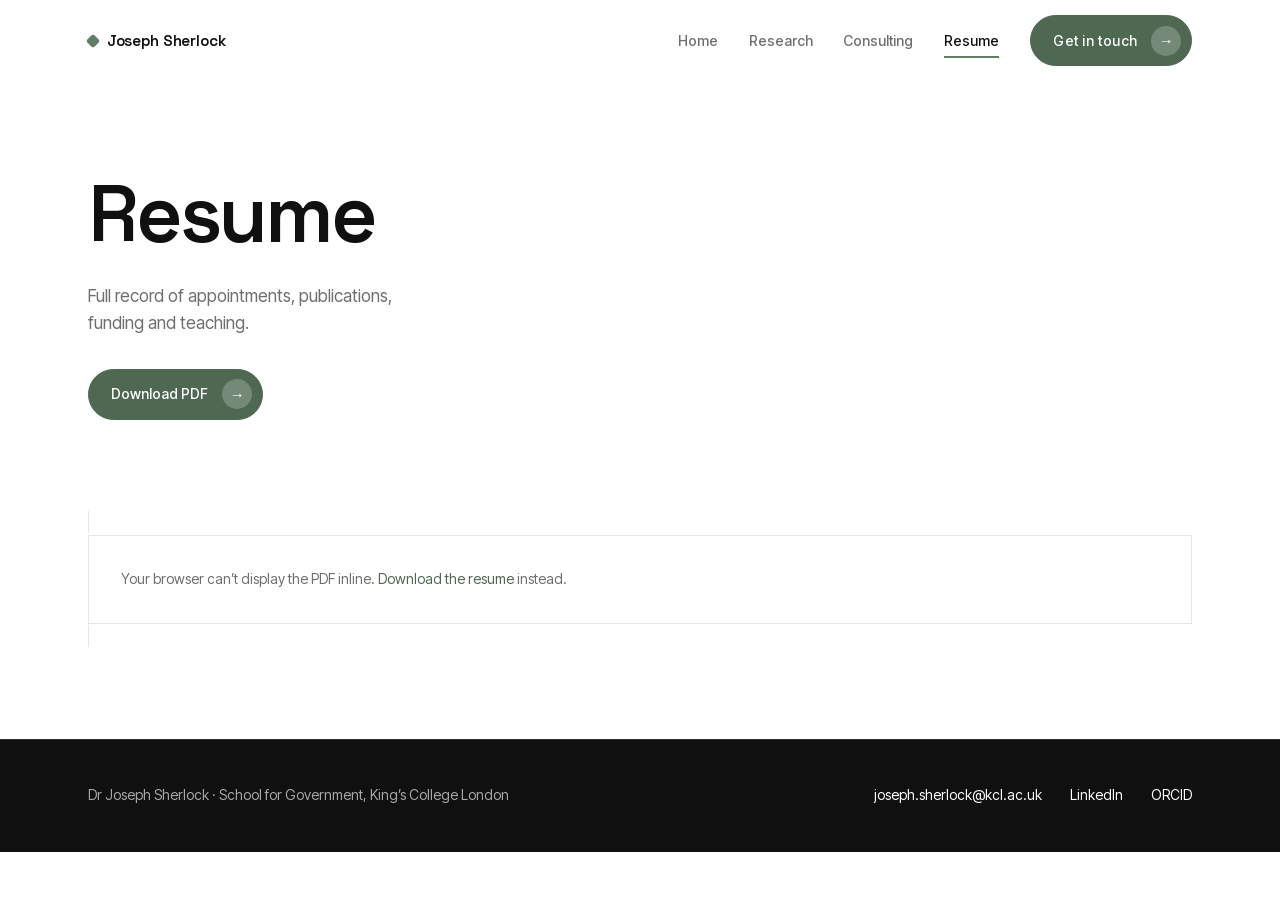
<file: resume.html>
<!doctype html>
<html lang="en">
<head>
<meta charset="utf-8">
<meta name="viewport" content="width=device-width, initial-scale=1">
<title>Resume | Joseph Sherlock</title>
<meta name="description" content="Resume of Dr Joseph Sherlock, King’s College London.">
<meta property="og:title" content="Resume | Joseph Sherlock">
<meta property="og:description" content="Resume of Dr Joseph Sherlock, King’s College London.">
<meta property="og:type" content="website">
<meta name="theme-color" content="#101010">
<link rel="stylesheet" href="css/style.css">
</head>
<body>

<header class="masthead">
  <div class="wrap">
    <a class="wordmark" href="index.html">Joseph Sherlock</a>
    <div class="head-right">
      <nav class="nav" aria-label="Primary">
        <a href="index.html">Home</a>
        <a href="research.html">Research</a>
        <a href="consulting.html">Consulting</a>
        <a href="resume.html" aria-current="page">Resume</a>
      </nav>
      <a class="btn btn-sm" href="mailto:joseph.sherlock@kcl.ac.uk?subject=Hello">Get in touch <span class="ico" aria-hidden="true">→</span></a>
    </div>
  </div>
</header>

<main>

<section class="section" style="padding-bottom:0">
  <div class="wrap">
    <h1 class="page-title">Resume</h1>
    <p class="page-lede">Full record of appointments, publications, funding and&nbsp;teaching.</p>
    <a class="btn" href="assets/joseph-sherlock-cv.pdf" download>Download PDF <span class="ico" aria-hidden="true">→</span></a>
  </div>
</section>

<section class="section">
  <div class="wrap">
    <object class="doc-frame" data="assets/joseph-sherlock-cv.pdf" type="application/pdf">
      <div class="doc-fallback">
        Your browser can’t display the PDF inline.
        <a class="link" href="assets/joseph-sherlock-cv.pdf">Download the resume</a> instead.
      </div>
    </object>
  </div>
</section>

</main>

<footer class="foot">
  <div class="wrap">
    <p>Dr Joseph Sherlock · School for Government, King’s College London</p>
    <div class="foot-links">
      <a class="link" href="mailto:joseph.sherlock@kcl.ac.uk">joseph.sherlock@kcl.ac.uk</a>
      <a class="link" href="https://www.linkedin.com/in/joseph-sherlock-95576640/">LinkedIn</a>
      <a class="link" href="https://orcid.org/0009-0000-3718-0373">ORCID</a>
    </div>
  </div>
</footer>

<script src="js/site.js" defer></script>
</body>
</html>
</file>
<file: css/style.css>
@import url("../fonts/fonts.css");

/* ============================================================
   josephsherlock.com
   Near-black + electric lime. Space Grotesk / Inter Tight.
   Lime is a signal, never a surface, never text on white.
   ============================================================ */

:root {
  --paper:   #FFFFFF;
  --ink:     #101010;
  --ink-2:   #171717;
  --ink-3:   #242424;
  --muted:   #6E6E6E;
  --muted-d: #A8A8A8;          /* muted on dark grounds */
  --rule:    #E6E6E6;
  --rule-d:  #333333;
  /* the green from the existing site. --accent is the surface/fill value;
     --accent-ink is a half-step darker so green TEXT on white clears AA. */
  --accent:     #617E64;
  --accent-ink: #4E6851;
  --accent-lt:  #A3BFA6;   /* green on near-black grounds */
  --accent-wash:#EFF3EF;

  --display: "Space Grotesk", "Helvetica Neue", Arial, sans-serif;
  --sans:    "Inter Tight", -apple-system, BlinkMacSystemFont, "Segoe UI", sans-serif;

  --t-hero:  clamp(2.6rem, 6.4vw, 5rem);
  --t-h1:    clamp(2.1rem, 4.4vw, 3.1rem);
  --t-h2:    clamp(1.35rem, 2.2vw, 1.7rem);
  --t-h3:    1.0625rem;
  --t-body:  1rem;
  --t-meta:  0.875rem;
  --t-small: 0.75rem;

  --wide:    1200px;
  --measure: 66ch;
  --gap:     clamp(1.25rem, 2.6vw, 2rem);
  --section: clamp(3.5rem, 7vw, 6rem);

  --ease: cubic-bezier(.22,.61,.36,1);
}

*, *::before, *::after { box-sizing: border-box; }
html { -webkit-text-size-adjust: 100%; scroll-behavior: smooth; }

body {
  margin: 0;
  background: var(--paper);
  color: var(--ink);
  font-family: var(--sans);
  font-size: var(--t-body);
  line-height: 1.6;
  -webkit-font-smoothing: antialiased;
}

h1, h2, h3, h4 {
  font-family: var(--display);
  font-weight: 500;
  line-height: 1.08;
  letter-spacing: -0.025em;
  margin: 0;
  text-wrap: balance;
}
p { margin: 0 0 1em; text-wrap: pretty; }
p:last-child { margin-bottom: 0; }

a { color: inherit; text-decoration: none; }

a.link {
  color: var(--accent-ink);
  background-image: linear-gradient(var(--accent), var(--accent));
  background-repeat: no-repeat;
  background-position: 0 100%;
  background-size: 0% 2px;
  transition: background-size 280ms var(--ease);
  padding-bottom: 2px;
}
a.link:hover { background-size: 100% 2px; }

:focus-visible { outline: 2px solid var(--ink); outline-offset: 3px; border-radius: 2px; }
.on-dark :focus-visible { outline-color: var(--accent-lt); }
.on-dark a.link { color: var(--accent-lt); }

img { max-width: 100%; height: auto; display: block; }

.sr {
  position: absolute; width: 1px; height: 1px;
  padding: 0; margin: -1px; overflow: hidden;
  clip: rect(0 0 0 0); white-space: nowrap; border: 0;
}

.wrap {
  width: 100%;
  max-width: var(--wide);
  margin-inline: auto;
  padding-inline: clamp(1.25rem, 5vw, 3rem);
}
.section { padding-block: var(--section); }

.on-dark { background: var(--ink); color: #fff; }
.on-dark h1, .on-dark h2, .on-dark h3 { color: #fff; }
/* Section label: small uppercase, rule beneath. No decorative dot. */
.eyebrow {
  font-family: var(--sans);
  font-size: var(--t-small);
  font-weight: 500;
  letter-spacing: 0.16em;
  text-transform: uppercase;
  color: var(--muted);
  margin: 0 0 1.75rem;
  padding-bottom: 0.7rem;
  border-bottom: 1px solid var(--rule);
}
.on-dark .eyebrow { color: var(--muted-d); border-color: var(--rule-d); }
.on-dark 
/* ---------- masthead ---------- */

.masthead {
  position: sticky; top: 0; z-index: 50;
  background: rgba(255,255,255,0.92);
  backdrop-filter: saturate(180%) blur(12px);
  border-bottom: 1px solid var(--rule);
}
.masthead .wrap {
  display: flex; align-items: center; justify-content: space-between;
  gap: 1rem; padding-block: 0.95rem;
}
.wordmark {
  font-family: var(--display);
  font-weight: 600;
  font-size: 0.95rem;
  white-space: nowrap;
  letter-spacing: -0.01em;
  display: inline-flex; align-items: center; gap: 0.55rem;
}
.wordmark::before {
  content: "";
  width: 10px; height: 10px;
  background: var(--accent);
  border-radius: 2px;
  transform: rotate(45deg);
  transition: transform 350ms var(--ease);
}
.wordmark:hover::before { transform: rotate(135deg); }

.head-right { display: flex; align-items: center; gap: clamp(1rem, 2.4vw, 2rem); }
.nav { display: flex; gap: clamp(0.9rem, 2.4vw, 2rem); }
.btn-sm { padding: 0.48rem 0.48rem 0.48rem 1.1rem; font-size: var(--t-small); letter-spacing: .04em; }
.btn-sm .ico { width: 24px; height: 24px; font-size: .8rem; }
.nav a {
  position: relative;
  font-size: var(--t-meta);
  font-weight: 450;
  color: var(--muted);
  padding-block: 0.5rem;
  transition: color 180ms var(--ease);
}
.nav a::after {
  content: ""; position: absolute; left: 0; bottom: 0.15rem;
  height: 2px; width: 100%; background: var(--accent);
  transform: scaleX(0); transform-origin: left;
  transition: transform 300ms var(--ease);
}
.nav a:hover { color: var(--ink); }
.nav a:hover::after, .nav a[aria-current="page"]::after { transform: scaleX(1); }
.nav a[aria-current="page"] { color: var(--ink); font-weight: 500; }

/* ---------- buttons ---------- */

.btn {
  display: inline-flex; align-items: center; gap: 0.85rem;
  font-family: var(--sans);
  font-size: var(--t-meta); font-weight: 500;
  color: #fff; background: var(--accent-ink);
  border: 1px solid var(--accent-ink);
  border-radius: 999px;
  padding: 0.6rem 0.6rem 0.6rem 1.4rem;
  transition: background 260ms var(--ease), color 260ms var(--ease), border-color 260ms var(--ease);
}
.btn .ico {
  width: 30px; height: 30px; flex: none;
  border-radius: 50%;
  background: rgba(255,255,255,.22);
  color: #fff;
  display: grid; place-items: center;
  font-size: 0.95rem; line-height: 1;
  transition: transform 300ms var(--ease);
}
.btn:hover { background: var(--ink); color: #fff; border-color: var(--ink); }
.btn:hover .ico { background: var(--accent-lt); color: var(--ink); transform: translateX(3px); }

.btn-light { background: #fff; color: var(--ink); border-color: #fff; }
.btn-light .ico { background: var(--accent); color: #fff; }
.btn-light:hover { background: var(--accent); color: #fff; border-color: var(--accent); }
.btn-light:hover .ico { background: rgba(255,255,255,.25); color: #fff; }

/* ---------- page header (shared by Research, Consulting, Resume) ---------- */

.page-title {
  font-size: var(--t-hero);
  font-weight: 600;
  letter-spacing: -0.04em;
  max-width: 14ch;
}
.page-lede {
  font-size: clamp(1rem, 1.35vw, 1.15rem);
  color: var(--muted);
  max-width: 46ch;
  margin: 1.5rem 0 2rem;
}
.page-lede:last-child { margin-bottom: 0; }

/* ---------- banner ---------- */

.banner {
  position: relative; background: var(--ink); overflow: hidden;
  aspect-ratio: 4 / 3;              /* the source photo's own ratio, so it is never cropped */
  display: flex; align-items: center;
}
.banner-media { position: absolute; inset: 0; }
.banner-media img {
  width: 100%; height: 100%; object-fit: cover; object-position: 50% 50%;
  filter: grayscale(1) contrast(1.1) brightness(0.78);
  transition: filter 700ms var(--ease), transform 900ms var(--ease);
  transform: scale(1.02);
}
.banner:hover .banner-media img { filter: grayscale(0) contrast(1.02) brightness(0.88); transform: scale(1); }
.banner-media::after {
  content: ""; position: absolute; inset: 0;
  background:
    linear-gradient(100deg, rgba(16,16,16,.90) 0%, rgba(16,16,16,.58) 42%, rgba(16,16,16,.20) 78%, rgba(16,16,16,.10) 100%),
    linear-gradient(to top, rgba(16,16,16,.45) 0%, rgba(16,16,16,0) 32%);
}

.banner .wrap { position: relative; z-index: 2; }
.banner .wrap { width: 100%; }
.banner-inner {
  display: flex; flex-direction: column; justify-content: center;
  padding-block: clamp(2rem, 4vw, 3.5rem);
  color: #fff;
}
.banner h1 {
  font-size: var(--t-hero);
  font-weight: 600;
  letter-spacing: -0.04em;
  margin-bottom: 1.2rem;
  max-width: 14ch;
}
.banner-lede {
  margin-bottom: 0;
  font-family: var(--display);
  font-size: clamp(1.15rem, 2.4vw, 1.9rem);
  font-weight: 400;
  letter-spacing: -0.02em;
  line-height: 1.25;
  color: #EDEDED;
  /* fixed two-line box so the rotating word never reflows the page */
  min-height: calc(2 * 1.25em);
  display: flex; flex-wrap: wrap; align-items: baseline; gap: 0 .36em;
}
.tw-slot { display: inline-flex; align-items: baseline; min-width: 11ch; }
.tw {
  color: #fff; font-weight: 500; white-space: nowrap;
  background: var(--accent-ink);
  box-shadow: 0 0 0 .18em var(--accent-ink);
  border-radius: 2px;
}
.tw-caret {
  display: inline-block; width: 2px; height: 1.05em;
  background: #fff; margin-left: 4px;
  vertical-align: -0.16em;
  animation: blink 1.05s steps(1) infinite;
}
@keyframes blink { 50% { opacity: 0; } }

/* engagements: three static columns on white */
.eng-grid {
  display: grid; grid-template-columns: repeat(3, 1fr);
  gap: 0; border-top: 1px solid var(--rule);
}
.engagement {
  display: flex; flex-direction: column; gap: .95rem;
  padding: 1.75rem clamp(1.25rem, 2.4vw, 2rem) 0;
  border-right: 1px solid var(--rule);
}
.engagement:first-child { padding-left: 0; }
.engagement:last-child { border-right: 0; padding-right: 0; }
.engagement img {
  height: 30px; width: auto; max-width: 118px;
  object-fit: contain; object-position: left center;
  filter: grayscale(1); opacity: .85;
  transition: filter 340ms var(--ease), opacity 340ms var(--ease);
}
.engagement:hover img { filter: grayscale(0); opacity: 1; }
.engagement h3 { font-size: var(--t-h3); font-weight: 500; letter-spacing: -.01em; }
.engagement p { font-size: var(--t-meta); color: var(--muted); line-height: 1.45; margin: 0; }
.engagement p span { display: block; }

/* ---------- focus cards ---------- */

.focus-grid { display: grid; grid-template-columns: repeat(3, 1fr); gap: var(--gap); }
.focus-item {
  position: relative;
  padding-top: 1.2rem;
}
.focus-item::before {
  content: ""; position: absolute; top: 0; left: 0;
  height: 3px; width: 100%; background: var(--accent);
  transform: scaleX(0); transform-origin: left;
  transition: transform 420ms var(--ease);
}
.focus-item:hover::before,
.focus-item:focus-within::before { transform: scaleX(1); }
.focus-item h3 { font-size: var(--t-h2); margin-bottom: 0.7rem; }
.focus-item p { font-size: var(--t-meta); color: var(--muted); }

/* ---------- media cards (projects, videos, news) ---------- */

.cards { display: grid; gap: var(--gap); align-items: stretch; }
.cards-3 { grid-template-columns: repeat(3, 1fr); }
.cards-2 { grid-template-columns: repeat(2, 1fr); }

.card { display: flex; flex-direction: column; height: 100%; }
.card-media {
  position: relative; overflow: hidden;
  background: var(--ink-2);
  aspect-ratio: 16 / 9;
}
.card-media img {
  width: 100%; height: 100%; object-fit: cover;
  filter: grayscale(1);
  transition: filter 450ms var(--ease), transform 700ms var(--ease);
}
.card:hover .card-media img { filter: grayscale(0); transform: scale(1.04); }
.card h3 { font-size: var(--t-h3); margin: 1rem 0 0.4rem; font-weight: 500; text-wrap: balance; }
.card p { font-size: var(--t-meta); color: var(--muted); }
.card .kicker {
  font-size: var(--t-small); letter-spacing: 0.13em; text-transform: uppercase;
  color: var(--muted); margin-top: auto; padding-top: 0.75rem;
}
.on-dark .card p, .on-dark .card .kicker { color: var(--muted-d); }

/* video facade */
.video { width: 100%; text-align: left; border: 0; background: none; padding: 0; cursor: pointer; font: inherit; color: inherit; }
.video .play {
  position: absolute; left: 50%; top: 50%; transform: translate(-50%,-50%) scale(1);
  width: 58px; height: 58px; border-radius: 50%;
  background: #fff; color: var(--accent-ink);
  display: grid; place-items: center;
  font-size: 1.15rem; padding-left: 4px;
  transition: transform 320ms var(--ease);
  z-index: 2;
}
.video:hover .play { transform: translate(-50%,-50%) scale(1.1); }
.video iframe { width: 100%; height: 100%; border: 0; position: absolute; inset: 0; }

/* news card */
.news-card {
  display: flex; flex-direction: column; gap: .9rem;
  background: #fff;
  border: 1px solid var(--rule);
  padding: 1.35rem 1.4rem 1.5rem;
  height: 100%;
  transition: border-color 280ms var(--ease), transform 280ms var(--ease), background 280ms var(--ease);
}
.news-card:hover { border-color: var(--accent); background: var(--accent-wash); transform: translateY(-3px); }
.news-logo {
  width: 40px; height: 40px; flex: none;
  display: grid; place-items: center;
  background: #fff; border: 1px solid var(--rule); border-radius: 8px;
  overflow: hidden;
}
.news-logo img {
  width: 26px; height: 26px; object-fit: contain;
  filter: grayscale(1); opacity: .78;
  transition: filter 320ms var(--ease), opacity 320ms var(--ease);
}
.news-card:hover .news-logo img { filter: grayscale(0); opacity: 1; }
.news-card .outlet {
  display: block; font-family: var(--display); font-weight: 600;
  font-size: var(--t-small); letter-spacing: .1em; text-transform: uppercase;
  color: var(--accent-ink); margin-bottom: .35rem;
}
.news-card .headline {
  font-size: var(--t-meta); color: var(--ink); line-height: 1.45;
  text-wrap: balance; display: block;
}
.news-card .go {
  margin-top: auto; padding-top: .9rem;
  font-size: var(--t-small); letter-spacing: .1em; text-transform: uppercase;
  color: var(--muted); display: inline-flex; gap: .45rem; align-items: center;
}
.news-card:hover .go { color: var(--accent-ink); }
.news-card .go .ar { transition: transform 300ms var(--ease); }
.news-card:hover .go .ar { transform: translateX(4px); }

/* ---------- featured case studies: one full-width banner at a time ---------- */

.stage { position: relative; }
.slides { position: relative; }
.slide {
  display: grid; grid-template-columns: 1.02fr 0.98fr;
  border: 1px solid var(--rule);
  background: #fff;
  opacity: 0; visibility: hidden;
  position: absolute; inset: 0;
  transition: opacity 620ms var(--ease);
}
.slide.is-on { opacity: 1; visibility: visible; position: relative; }
.slide-media {
  overflow: hidden; background: var(--accent-wash);
  display: grid; place-items: center;
  padding: clamp(1.5rem, 3vw, 2.75rem);
  min-height: 100%;
}
.slide-media img {
  width: 100%; height: 100%; max-height: 420px;
  object-fit: contain;            /* these are cutouts/mockups, not photographs */
  filter: grayscale(1);
  transition: filter 520ms var(--ease), transform 900ms var(--ease);
}
.slide:hover .slide-media img { filter: grayscale(0); transform: scale(1.035); }
.slide-body {
  padding: clamp(1.75rem, 3.4vw, 3rem);
  display: flex; flex-direction: column; justify-content: center;
}
.slide-theme {
  font-size: var(--t-small); font-weight: 500; letter-spacing: .13em;
  text-transform: uppercase; color: var(--accent-ink); margin-bottom: .6rem;
}
.slide-body h3 {
  font-size: clamp(1.5rem, 2.6vw, 2.1rem); letter-spacing: -.028em;
  margin-bottom: .4rem; text-wrap: balance;
}
.slide-kicker { font-size: var(--t-meta); color: var(--muted); margin-bottom: 1.5rem; }
.slide-body dl { margin: 0 0 1.75rem; }
.slide-body dt {
  font-size: var(--t-small); font-weight: 600; letter-spacing: .11em;
  text-transform: uppercase; color: var(--ink); margin-bottom: .18rem;
}
.slide-body dd { margin: 0 0 .9rem; font-size: var(--t-meta); color: var(--muted); line-height: 1.55; }
.slide-body dd:last-child { margin-bottom: 0; }
.slide-cta { align-self: flex-start; }

/* stage controls */
.stage-bar {
  display: flex; align-items: center; gap: 1.25rem;
  margin-top: 1.5rem;
}
.dots { display: flex; gap: .55rem; margin-block: -20px; }
.dot {
  box-sizing: content-box;        /* so padding adds to the 4px bar */
  width: 30px; height: 4px; border: 0; cursor: pointer;
  padding: 20px 0;                /* 44px tap target, 4px visible bar */
  background: var(--rule);
  background-clip: content-box;
  position: relative; overflow: hidden;
  transition: background 260ms var(--ease);
}
.dot::after {
  content: ""; position: absolute; left: 0; right: 0; top: 20px; height: 4px;
  background: var(--accent); transform: scaleX(0); transform-origin: left;
}
.dot:hover { background: #CFCFCF; }
.dot[aria-current="true"]::after { animation: dotfill var(--slide-dur, 7s) linear forwards; }
.dot[aria-current="true"].paused::after { animation-play-state: paused; }
@keyframes dotfill { to { transform: scaleX(1); } }
.stage-count { font-size: var(--t-meta); color: var(--muted); font-variant-numeric: tabular-nums; margin-left: auto; }
.stage-nav { display: flex; gap: .4rem; }
.stage-nav button {
  width: 38px; height: 38px; border-radius: 50%; cursor: pointer;
  border: 1px solid var(--rule); background: #fff; color: var(--ink);
  display: grid; place-items: center; font-size: .95rem;
  transition: background 240ms var(--ease), border-color 240ms var(--ease), color 240ms var(--ease);
}
.stage-nav button:hover { background: var(--accent-ink); border-color: var(--accent-ink); color: #fff; }

/* ---------- full-bleed image break ---------- */

.break {
  aspect-ratio: 16 / 9;             /* the source photo's own ratio, so it is never cropped */
  overflow: hidden; background: var(--ink);
}
.break img {
  width: 100%; height: 100%; object-fit: cover; object-position: 50% 50%;
  filter: grayscale(1) brightness(.92);
  transition: filter 700ms var(--ease), transform 1200ms var(--ease);
}
.break:hover img { filter: grayscale(0) brightness(1); transform: scale(1.03); }

/* ---------- ideas in motion ---------- */

.ideas-grid { display: grid; grid-template-columns: repeat(2, 1fr); gap: clamp(2rem, 5vw, 4rem); }
.ideas-col h3 {
  font-size: var(--t-h3); font-weight: 500;
  padding-bottom: .7rem; margin-bottom: 1.1rem;
  border-bottom: 1px solid var(--rule-d);
  color: #fff;
}
.ideas-list { list-style: none; margin: 0; padding: 0; }
.ideas-list li {
  padding: .95rem 0 .95rem 1.4rem;
  position: relative;
  font-size: var(--t-meta); color: #E4E4E4; line-height: 1.55;
  border-bottom: 1px solid rgba(255,255,255,.07);
}
.ideas-list li::before {
  content: ""; position: absolute; left: 0; top: 1.5em;
  width: 8px; height: 1px; background: var(--accent-lt);
}
.ideas-list li:last-child { border-bottom: 0; }
.ideas-list .st { display: block; color: var(--muted-d); margin-top: .3rem; }
.ideas-list .note { color: var(--muted-d); }

/* ---------- research: filters + rows ---------- */

.filters {
  display: flex; gap: 0.5rem; flex-wrap: wrap;
  margin-bottom: 2rem;
}
.chip {
  font-family: var(--sans); font-size: var(--t-meta); font-weight: 450;
  color: var(--ink); background: transparent;
  border: 1px solid var(--rule); border-radius: 999px;
  padding: 0.5rem 1rem; cursor: pointer;
  white-space: nowrap;
  transition: background 220ms var(--ease), border-color 220ms var(--ease), color 220ms var(--ease);
}
.chip .n { color: var(--muted); font-variant-numeric: tabular-nums; }
.chip:hover { border-color: var(--ink); }
.chip[aria-pressed="true"] {
  background: var(--accent-ink); border-color: var(--accent-ink); color: #fff; font-weight: 500;
}
.chip[aria-pressed="true"] .n { color: #fff; opacity: .7; }

.pubs { list-style: none; margin: 0; padding: 0; }
.pub { border-top: 1px solid var(--rule); }
.pubs .pub:last-child { border-bottom: 1px solid var(--rule); }
.pub[hidden] { display: none; }

.pub-head {
  width: 100%; text-align: left; background: none; border: 0; cursor: pointer;
  font: inherit; color: inherit;
  padding: 1.15rem 2.5rem 1.15rem 0;
  position: relative;
  display: block;
  transition: opacity 200ms var(--ease);
}
.pub-head:hover { opacity: .62; }
.pub-title {
  font-family: var(--display); font-weight: 500;
  font-size: 1.02rem; line-height: 1.3; letter-spacing: -0.015em;
  display: block; margin-bottom: 0.35rem;
  text-wrap: balance;
  max-width: 62ch;
}
.pub-meta { font-size: var(--t-meta); color: var(--muted); line-height: 1.45; display: block; text-wrap: pretty; max-width: 72ch; }
.pub-tag {
  display: inline-block; font-size: var(--t-small); font-weight: 500;
  letter-spacing: 0.1em; text-transform: uppercase; color: var(--muted);
  margin-bottom: 0.4rem;
}
.pub-head .plus {
  position: absolute; right: 0; top: 1.3rem;
  width: 18px; height: 18px; flex: none;
}
.pub-head .plus::before, .pub-head .plus::after {
  content: ""; position: absolute; background: var(--ink);
  left: 50%; top: 50%;
}
.pub-head .plus::before { width: 13px; height: 1.5px; transform: translate(-50%,-50%); }
.pub-head .plus::after  { width: 1.5px; height: 13px; transform: translate(-50%,-50%); transition: transform 300ms var(--ease); }
.pub-head[aria-expanded="true"] .plus::after { transform: translate(-50%,-50%) scaleY(0); }

.pub-body {
  display: grid; grid-template-rows: 0fr;
  transition: grid-template-rows 340ms var(--ease);
}
.pub-head[aria-expanded="true"] + .pub-body { grid-template-rows: 1fr; }
.pub-body > div { overflow: hidden; }
.pub-body .inner { padding: 0 2.5rem 1.35rem 0; font-size: var(--t-meta); color: var(--muted); }
.pub-body .authors { display: block; margin-bottom: 0.6rem; }

.showall {
  margin-top: 1.5rem;
  font-family: var(--sans); font-size: var(--t-meta); font-weight: 500;
  background: none; border: 0; padding: 0.4rem 0; cursor: pointer; color: var(--ink);
  border-bottom: 2px solid var(--accent);
}
.empty { padding: 2.5rem 0; color: var(--muted); font-size: var(--t-meta); }

/* ---------- about ---------- */

.about { display: grid; grid-template-columns: 1.35fr 1fr; gap: clamp(2rem, 5vw, 4.5rem); align-items: start; }
.about p { font-size: 1.05rem; line-height: 1.65; max-width: 62ch; }
.about-side { border-left: 2px solid var(--accent); padding-left: clamp(1.25rem, 2.5vw, 2rem); }
.about-side h3 { font-size: var(--t-h3); margin-bottom: .5rem; }
.about-side p { font-size: var(--t-meta); color: var(--muted); margin-bottom: 1.1rem; }

/* ---------- resume ---------- */

.doc-frame { width: 100%; height: min(1100px, 130vh); border: 1px solid var(--rule); background: #fff; }
.doc-fallback { padding: 2rem; border: 1px solid var(--rule); font-size: var(--t-meta); color: var(--muted); }

/* ---------- footer ---------- */

.foot { background: var(--ink); color: #fff; border-top: 1px solid var(--rule-d); }
.foot .wrap {
  display: flex; flex-wrap: wrap; gap: 1.25rem 2.5rem;
  align-items: baseline; justify-content: space-between;
  padding-block: 2.75rem;
}
.foot p { font-size: var(--t-meta); color: var(--muted-d); margin: 0; }
.foot-links { display: flex; gap: 1.75rem; flex-wrap: wrap; }
.foot-links a { font-size: var(--t-meta); color: #fff; }

/* ---------- reveal ---------- */

.rv { opacity: 0; transform: translateY(12px); }
.rv.in {
  opacity: 1; transform: none;
  transition: opacity 560ms var(--ease), transform 560ms var(--ease);
}

/* ---------- responsive ---------- */

@media (max-width: 1000px) {
  .cards-3 { grid-template-columns: repeat(2, 1fr); }
  .about { grid-template-columns: 1fr; }
  .slide { grid-template-columns: 1fr; }
  .slide-media { aspect-ratio: 16/9; min-height: 0; }
  .ideas-grid { grid-template-columns: 1fr; }
  .eng-grid { grid-template-columns: 1fr; }
  .engagement {
    border-right: 0; border-bottom: 1px solid var(--rule);
    padding: 1.5rem 0; flex-direction: row; align-items: center; gap: 1.25rem;
  }
  .engagement:last-child { border-bottom: 0; }
  .focus-grid { grid-template-columns: 1fr; gap: 1.75rem; }
}

@media (max-width: 860px) {
  /* Stack on small screens: the photo keeps its own 4:3 ratio (never cropped)
     and the type sits beneath it on the dark ground instead of over it. */
  .banner { aspect-ratio: auto; display: block; }
  .banner-media { position: relative; inset: auto; aspect-ratio: 4 / 3; }
  .banner-media img { filter: grayscale(1) contrast(1.1) brightness(0.9); transform: none; }
  .banner-media::after {
    background: linear-gradient(to top, rgba(16,16,16,.35) 0%, rgba(16,16,16,0) 45%);
  }
  .banner-inner { padding-block: clamp(1.75rem, 6vw, 2.5rem) clamp(2rem, 7vw, 3rem); }
  .banner h1 { max-width: none; }
  .page-title { max-width: none; }
  .cards-3, .cards-2 { grid-template-columns: 1fr; }
}

@media (max-width: 620px) {
  :root { --t-body: 1.0625rem; --t-meta: 0.9375rem; }
  .filters {
    flex-wrap: nowrap; overflow-x: auto; scrollbar-width: none;
    margin-inline: calc(clamp(1.25rem, 5vw, 3rem) * -1);
    padding-inline: clamp(1.25rem, 5vw, 3rem);
    padding-bottom: 0.25rem;
  }
  .filters::-webkit-scrollbar { display: none; }
  .chip { padding: 0.72rem 1rem; min-height: 44px; }
  .stage-nav button { width: 44px; height: 44px; }
  .showall { min-height: 44px; }

  /* masthead: wordmark + CTA on the first row, nav on its own row beneath */
  .masthead .wrap {
    display: grid; grid-template-columns: 1fr auto;
    align-items: center; gap: 0.5rem 1rem; padding-block: 0.7rem;
  }
  .wordmark { min-height: 44px; display: inline-flex; }
  .head-right { display: contents; }
  .masthead .btn-sm { grid-column: 2; grid-row: 1; justify-self: end; }
  .nav {
    grid-column: 1 / -1; grid-row: 2;
    gap: 1.35rem;
    overflow-x: auto; scrollbar-width: none;
    margin-inline: calc(clamp(1.25rem, 5vw, 3rem) * -1);
    padding-inline: clamp(1.25rem, 5vw, 3rem);
  }
  .nav::-webkit-scrollbar { display: none; }
  .nav a { padding-block: 0.7rem; min-height: 44px; display: flex; align-items: center; white-space: nowrap; }
  .foot .wrap { flex-direction: column; gap: 1.25rem; }
}

@media (prefers-reduced-motion: reduce) {
  *, *::before, *::after { transition: none !important; animation: none !important; scroll-behavior: auto !important; }
  .rv { opacity: 1; transform: none; }
  .banner-media img { filter: grayscale(1) brightness(.62); }
}

@media print { .masthead, .foot, .btn, .filters { display: none; } body { background: #fff; } }
</file>
